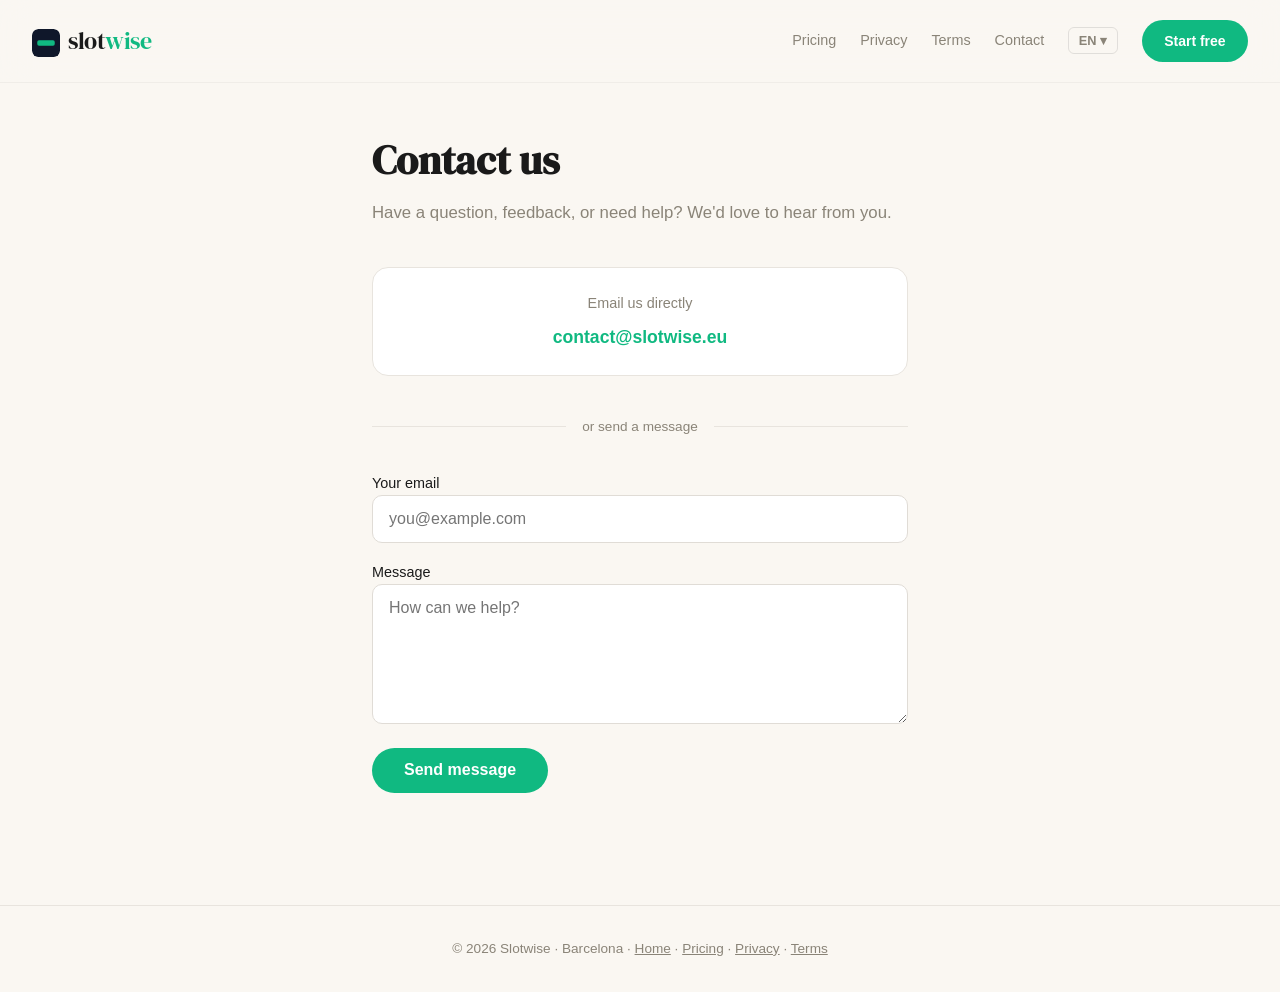
<file: contact.html>
<!DOCTYPE html>
<html lang="en" data-i18n-title="page.title.contact">
<head>
<meta charset="UTF-8">
<meta name="viewport" content="width=device-width, initial-scale=1.0">
<title>Contact — Slotwise</title>
<meta data-i18n-content="meta.description.contact" name="description" content="Get in touch with the Slotwise team.">
<link rel="preconnect" href="https://fonts.googleapis.com">
<link rel="preconnect" href="https://fonts.gstatic.com" crossorigin>
<link href="https://fonts.googleapis.com/css2?family=DM+Serif+Display&family=General+Sans:wght@400;500;600&display=swap" rel="stylesheet">
<link rel="stylesheet" href="/css/shared.css">
<link rel="stylesheet" href="/css/contact.css">
<link rel="alternate" hreflang="en" href="https://slotwise.eu/contact.html">
<link rel="alternate" hreflang="fr" href="https://slotwise.eu/contact.html?lang=fr">
<link rel="alternate" hreflang="es" href="https://slotwise.eu/contact.html?lang=es">
<link rel="alternate" hreflang="x-default" href="https://slotwise.eu/contact.html">
</head>
<body>

<div class="nav-overlay" id="navOverlay"></div>
<nav>
  <a href="/" class="logo"><svg class="logo-icon" xmlns="http://www.w3.org/2000/svg" viewBox="0 0 80 80" width="28" height="28" role="img" aria-label="Slotwise"><rect width="80" height="80" rx="18" fill="#0F172A"/><rect x="15" y="32" width="50" height="16" rx="5" fill="#10B981"/></svg>slot<span>wise</span></a>
  <button class="nav-toggle" id="navToggle" aria-label="Menu"><span></span><span></span><span></span></button>
  <div class="nav-links" id="navLinks">
    <a href="/pricing.html" class="nav-link" data-i18n="nav.pricing">Pricing</a>
    <a href="/privacy.html" class="nav-link" data-i18n="nav.privacy">Privacy</a>
    <a href="/terms.html" class="nav-link" data-i18n="nav.terms">Terms</a>
    <a href="/contact.html" class="nav-link" data-i18n="nav.contact">Contact</a>
    <div class="lang-picker" id="langPicker">
      <button class="lang-current" aria-label="Change language">EN ▾</button>
      <div class="lang-dropdown">
        <a href="?lang=en" class="lang-option" data-lang="en">English</a>
        <a href="?lang=fr" class="lang-option" data-lang="fr">Français</a>
        <a href="?lang=es" class="lang-option" data-lang="es">Español</a>
      </div>
    </div>
    <a href="/" class="nav-cta" data-i18n="nav.cta">Start free</a>
  </div>
</nav>

<div class="contact-container">

<h1 data-i18n="contact.title">Contact us</h1>
<p class="subtitle" data-i18n="contact.subtitle">Have a question, feedback, or need help? We'd love to hear from you.</p>

<div class="contact-email">
  <p data-i18n="contact.email_label">Email us directly</p>
  <a href="mailto:contact@slotwise.eu">contact@slotwise.eu</a>
</div>

<div class="divider" data-i18n="contact.divider">or send a message</div>

<form class="contact-form" id="contactForm" action="https://formspree.io/f/mpqoezrb" method="POST">
  <div>
    <label for="contact-email" data-i18n="contact.form.email_label">Your email</label>
    <input type="email" id="contact-email" name="email" placeholder="you@example.com" data-i18n-placeholder="contact.form.email_placeholder" required autocomplete="email">
  </div>
  <div>
    <label for="contact-message" data-i18n="contact.form.message_label">Message</label>
    <textarea id="contact-message" name="message" placeholder="How can we help?" data-i18n-placeholder="contact.form.message_placeholder" required></textarea>
  </div>
  <button type="submit" data-i18n="contact.form.submit">Send message</button>
</form>
<div class="success-msg" id="contactSuccess" data-i18n="contact.form.success">Message sent! We'll get back to you soon.</div>

</div>

<footer>
  <span data-i18n="footer.text">&copy; 2026 Slotwise · Barcelona</span> · <a href="/">Home</a> · <a href="/pricing.html" data-i18n="nav.pricing">Pricing</a> · <a href="/privacy.html" data-i18n="nav.privacy">Privacy</a> · <a href="/terms.html" data-i18n="nav.terms">Terms</a>
</footer>

<script src="/js/shared.js"></script>
<script src="/js/contact.js"></script>

</body>
</html>
</file>
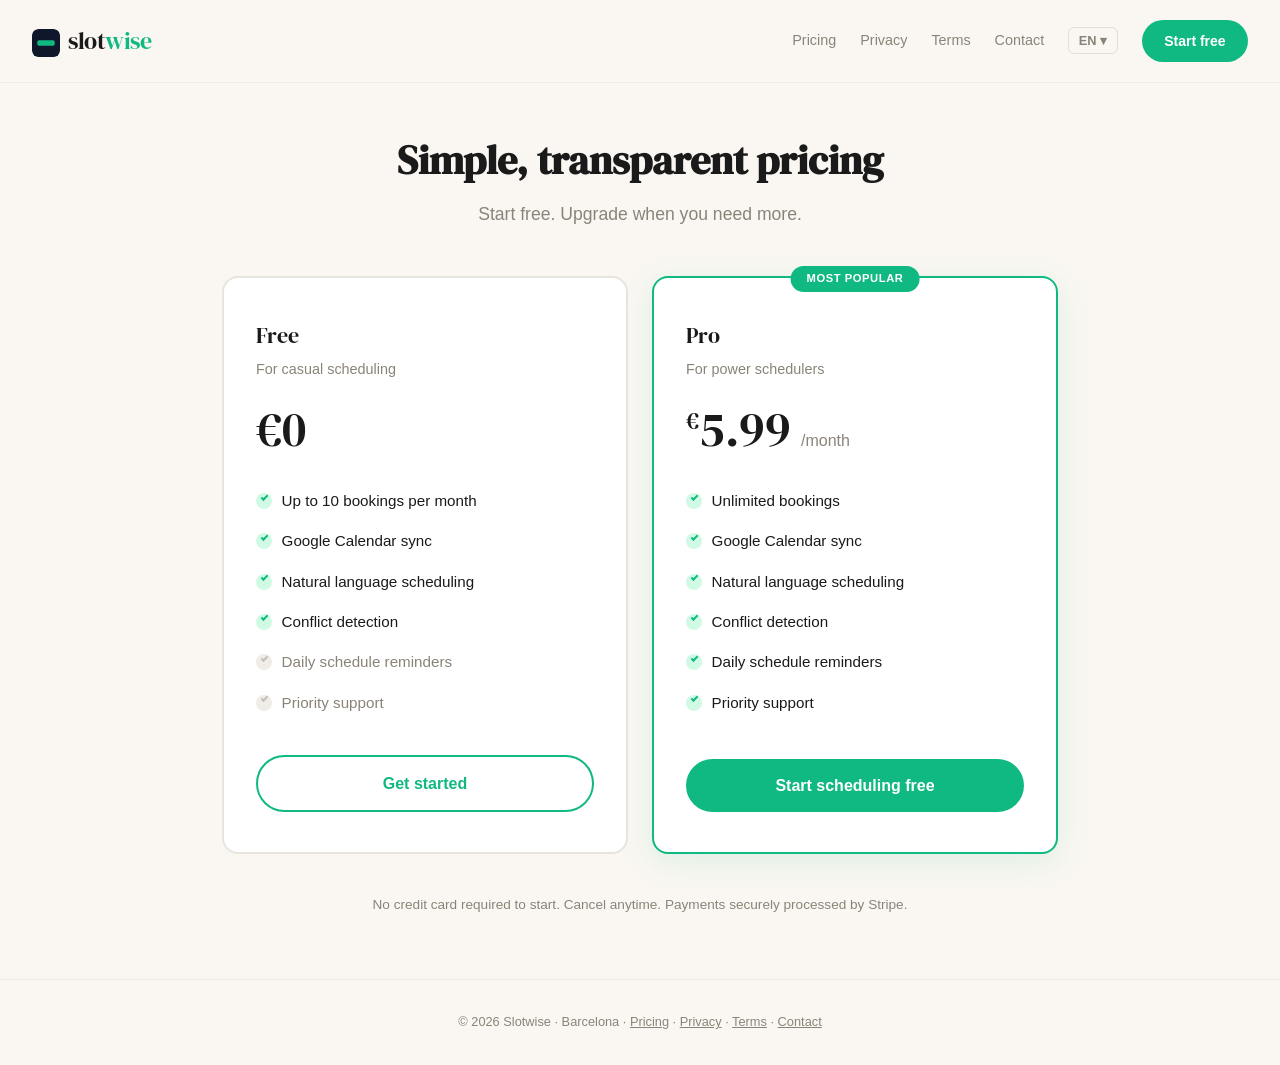
<file: pricing.html>
<!DOCTYPE html>
<html lang="en" data-i18n-title="page.title.pricing">
<head>
<meta charset="UTF-8">
<meta name="viewport" content="width=device-width, initial-scale=1.0">
<title>Pricing — Slotwise</title>
<meta data-i18n-content="meta.description.pricing" name="description" content="Slotwise pricing. Free for up to 10 bookings per month. Upgrade to Pro for unlimited bookings and daily reminders.">
<link rel="preconnect" href="https://fonts.googleapis.com">
<link rel="preconnect" href="https://fonts.gstatic.com" crossorigin>
<link href="https://fonts.googleapis.com/css2?family=DM+Serif+Display&family=General+Sans:wght@400;500;600&display=swap" rel="stylesheet">
<link rel="stylesheet" href="/css/shared.css">
<link rel="stylesheet" href="/css/pricing.css">
<link rel="alternate" hreflang="en" href="https://slotwise.eu/pricing.html">
<link rel="alternate" hreflang="fr" href="https://slotwise.eu/pricing.html?lang=fr">
<link rel="alternate" hreflang="es" href="https://slotwise.eu/pricing.html?lang=es">
<link rel="alternate" hreflang="x-default" href="https://slotwise.eu/pricing.html">
</head>
<body>

<div class="nav-overlay" id="navOverlay"></div>
<nav>
  <a href="/" class="logo"><svg class="logo-icon" xmlns="http://www.w3.org/2000/svg" viewBox="0 0 80 80" width="28" height="28" role="img" aria-label="Slotwise"><rect width="80" height="80" rx="18" fill="#0F172A"/><rect x="15" y="32" width="50" height="16" rx="5" fill="#10B981"/></svg>slot<span>wise</span></a>
  <button class="nav-toggle" id="navToggle" aria-label="Menu"><span></span><span></span><span></span></button>
  <div class="nav-links" id="navLinks">
    <a href="/pricing.html" class="nav-link" data-i18n="nav.pricing">Pricing</a>
    <a href="/privacy.html" class="nav-link" data-i18n="nav.privacy">Privacy</a>
    <a href="/terms.html" class="nav-link" data-i18n="nav.terms">Terms</a>
    <a href="/contact.html" class="nav-link" data-i18n="nav.contact">Contact</a>
    <div class="lang-picker" id="langPicker">
      <button class="lang-current" aria-label="Change language">EN ▾</button>
      <div class="lang-dropdown">
        <a href="?lang=en" class="lang-option" data-lang="en">English</a>
        <a href="?lang=fr" class="lang-option" data-lang="fr">Français</a>
        <a href="?lang=es" class="lang-option" data-lang="es">Español</a>
      </div>
    </div>
    <a href="#" class="nav-cta" data-i18n="nav.cta" onclick="window.open(getWhatsAppLink(),'_blank');return false">Start free</a>
  </div>
</nav>

<div class="pricing-container">
  <h1 data-i18n="pricing.title">Simple, transparent pricing</h1>
  <p class="pricing-subtitle" data-i18n="pricing.subtitle">Start free. Upgrade when you need more.</p>

  <div class="pricing-grid">
    <div class="plan">
      <div class="plan-name" data-i18n="pricing.free.name">Free</div>
      <p class="plan-desc" data-i18n="pricing.free.desc">For casual scheduling</p>
      <div class="plan-price">&euro;0</div>
      <ul class="plan-features">
        <li data-i18n="pricing.free.f1">Up to 10 bookings per month</li>
        <li data-i18n="pricing.free.f2">Google Calendar sync</li>
        <li data-i18n="pricing.free.f3">Natural language scheduling</li>
        <li data-i18n="pricing.free.f4">Conflict detection</li>
        <li class="disabled" data-i18n="pricing.free.f5">Daily schedule reminders</li>
        <li class="disabled" data-i18n="pricing.free.f6">Priority support</li>
      </ul>
      <a href="#" class="plan-cta secondary" data-i18n="pricing.free.cta" onclick="window.open(getWhatsAppLink(),'_blank');return false">Get started</a>
    </div>

    <div class="plan featured">
      <div class="plan-badge" data-i18n="pricing.pro.badge">Most popular</div>
      <div class="plan-name" data-i18n="pricing.pro.name">Pro</div>
      <p class="plan-desc" data-i18n="pricing.pro.desc">For power schedulers</p>
      <div class="plan-price"><span class="currency">&euro;</span>5.99 <span class="period" data-i18n="pricing.pro.period">/month</span></div>
      <ul class="plan-features">
        <li data-i18n="pricing.pro.f1">Unlimited bookings</li>
        <li data-i18n="pricing.pro.f2">Google Calendar sync</li>
        <li data-i18n="pricing.pro.f3">Natural language scheduling</li>
        <li data-i18n="pricing.pro.f4">Conflict detection</li>
        <li data-i18n="pricing.pro.f5">Daily schedule reminders</li>
        <li data-i18n="pricing.pro.f6">Priority support</li>
      </ul>
      <a href="#" class="plan-cta primary" data-i18n="pricing.pro.cta" onclick="window.open(getWhatsAppLink(),'_blank');return false">Start scheduling free</a>
    </div>
  </div>

  <p class="pricing-note" data-i18n="pricing.note">No credit card required to start. Cancel anytime. Payments securely processed by Stripe.</p>
</div>

<footer>
  <span data-i18n="footer.text">&copy; 2026 Slotwise · Barcelona</span> · <a href="/pricing.html" style="color: #8A8478;" data-i18n="nav.pricing">Pricing</a> · <a href="/privacy.html" style="color: #8A8478;" data-i18n="nav.privacy">Privacy</a> · <a href="/terms.html" style="color: #8A8478;" data-i18n="nav.terms">Terms</a> · <a href="/contact.html" style="color: #8A8478;" data-i18n="nav.contact">Contact</a>
</footer>

<script src="/js/shared.js"></script>

</body>
</html>
</file>
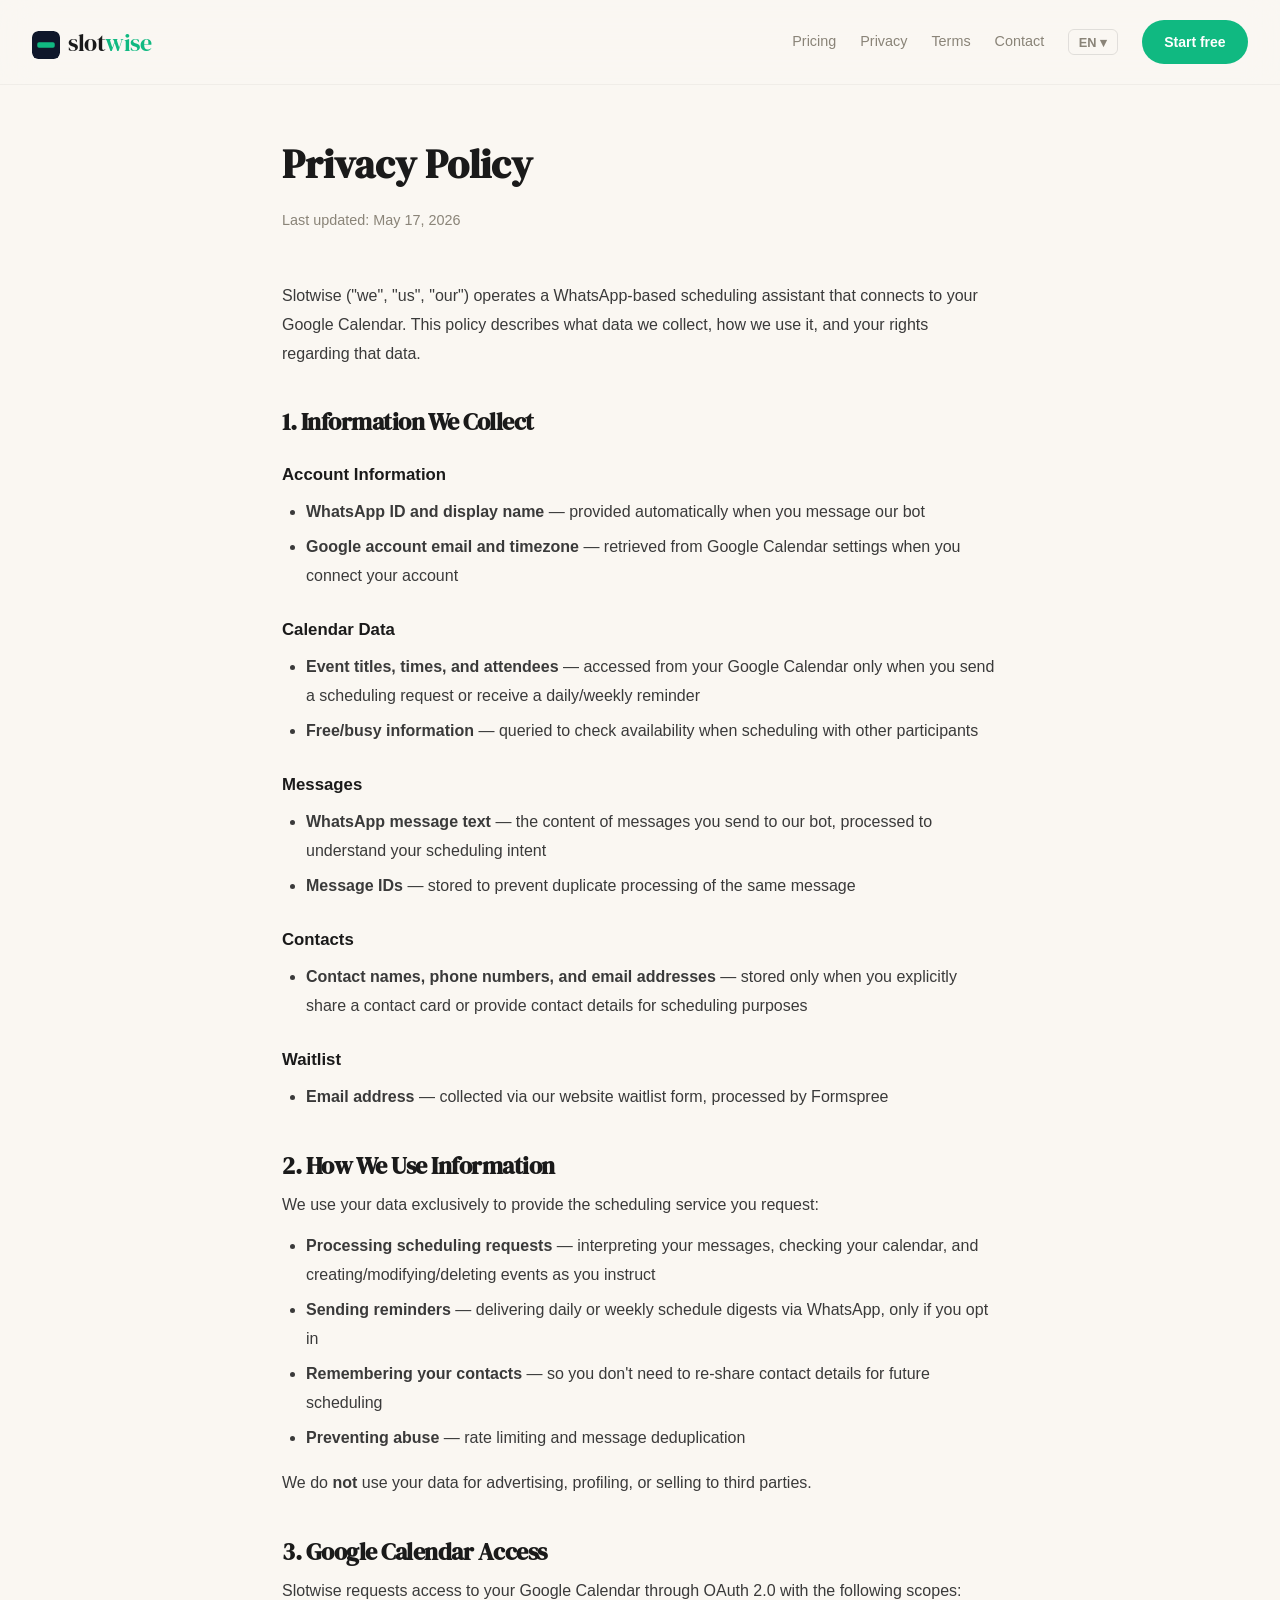
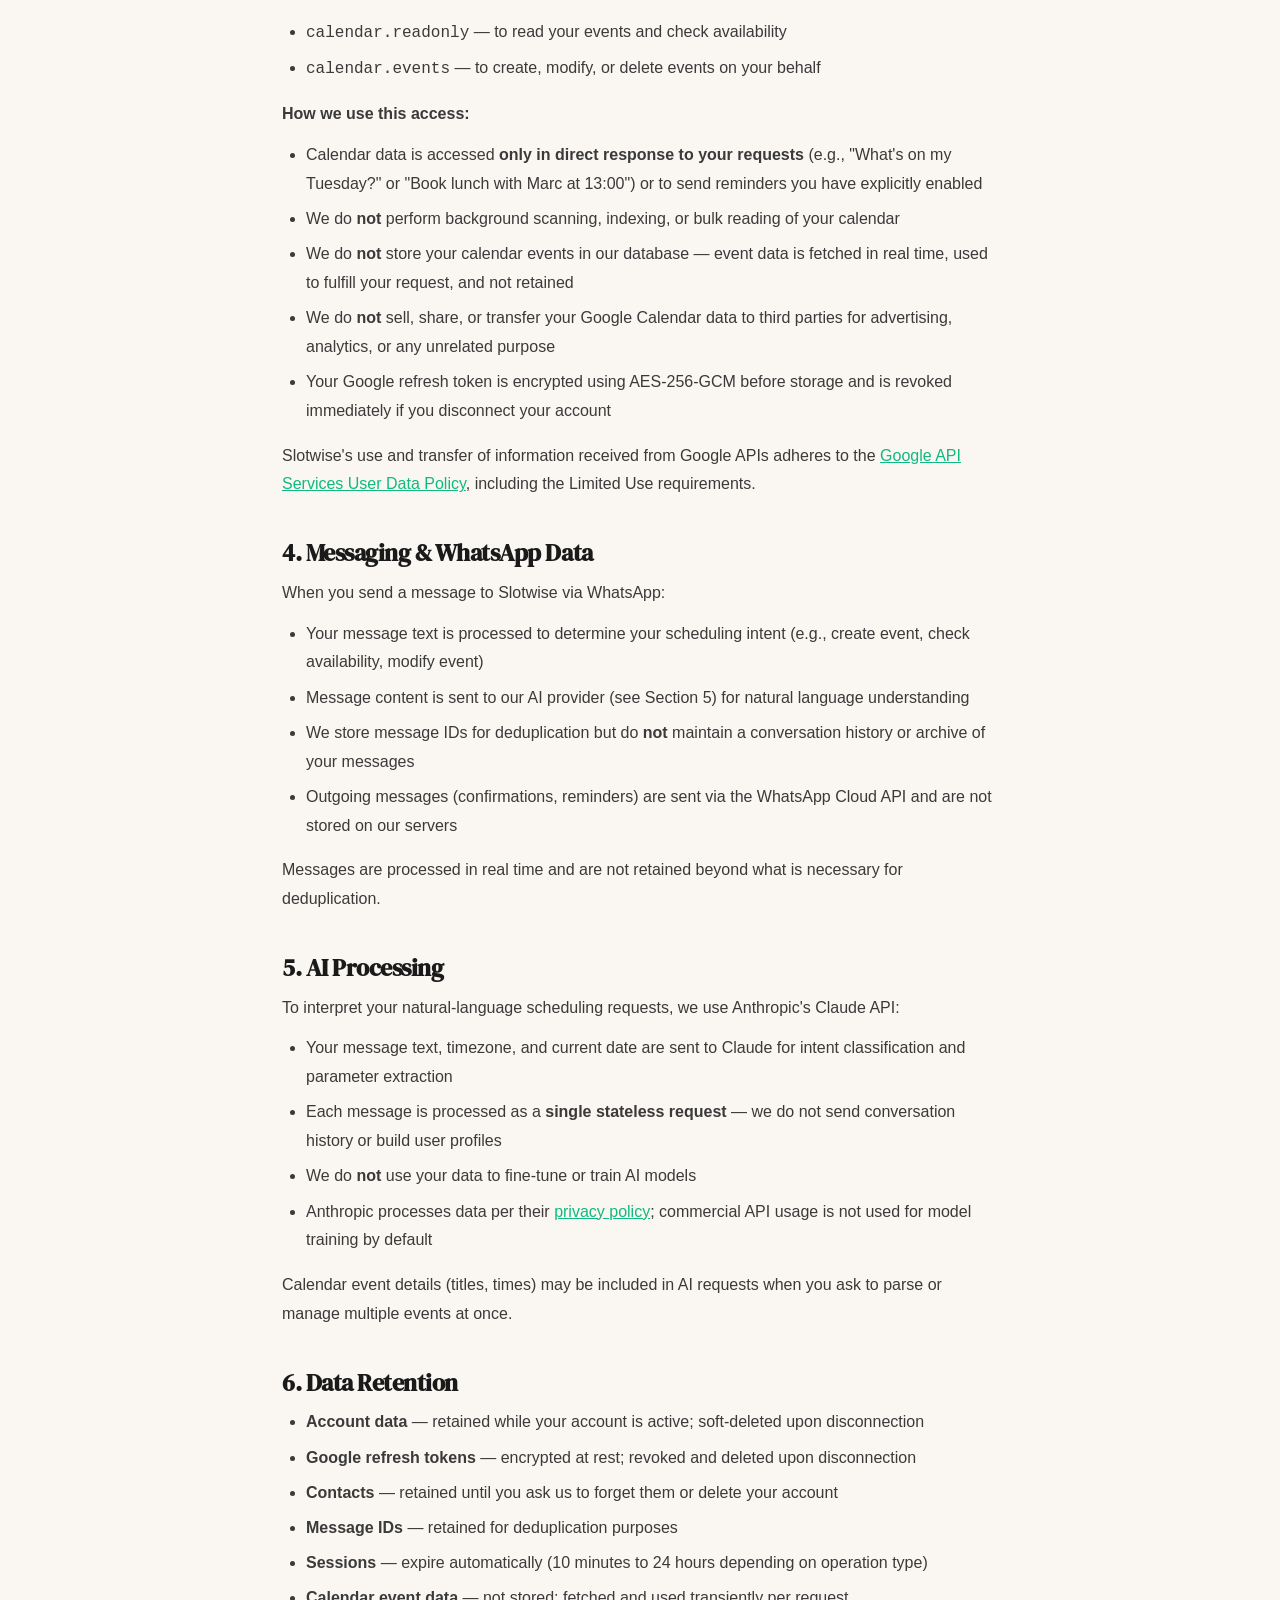
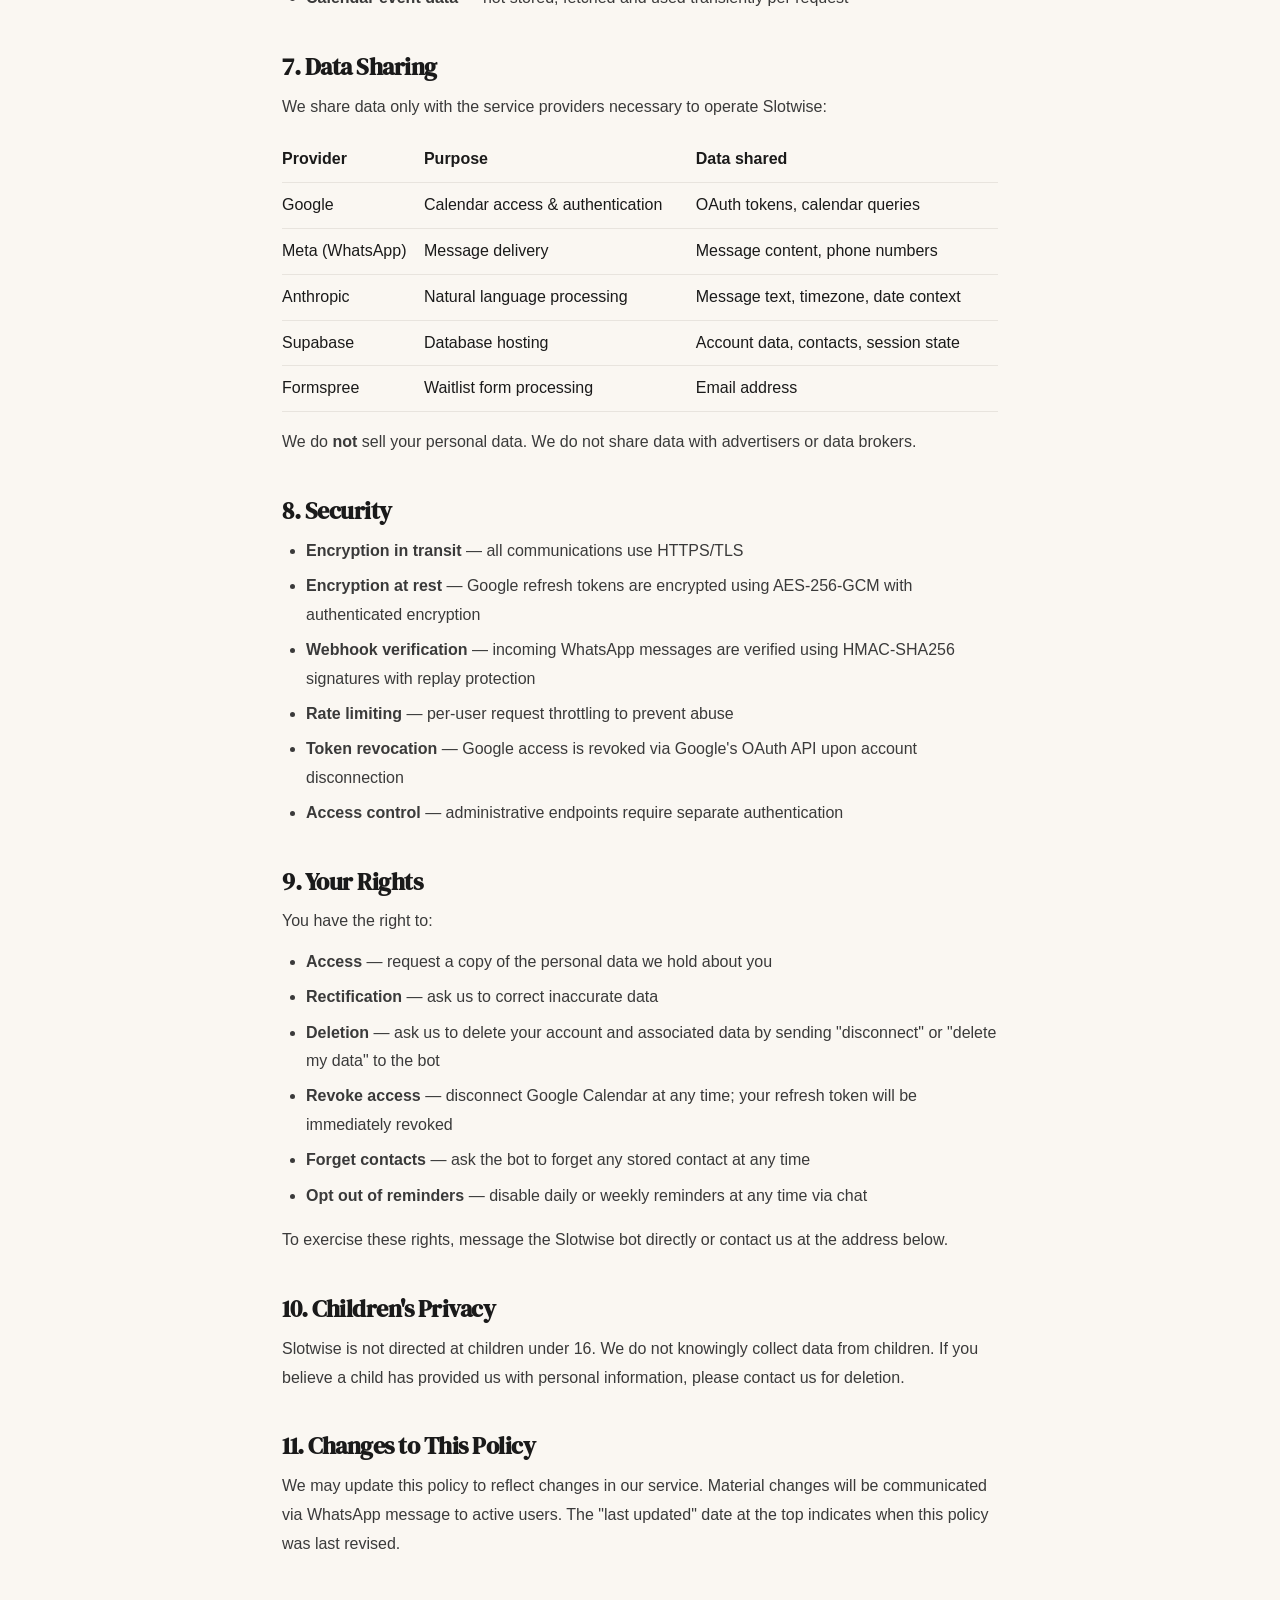
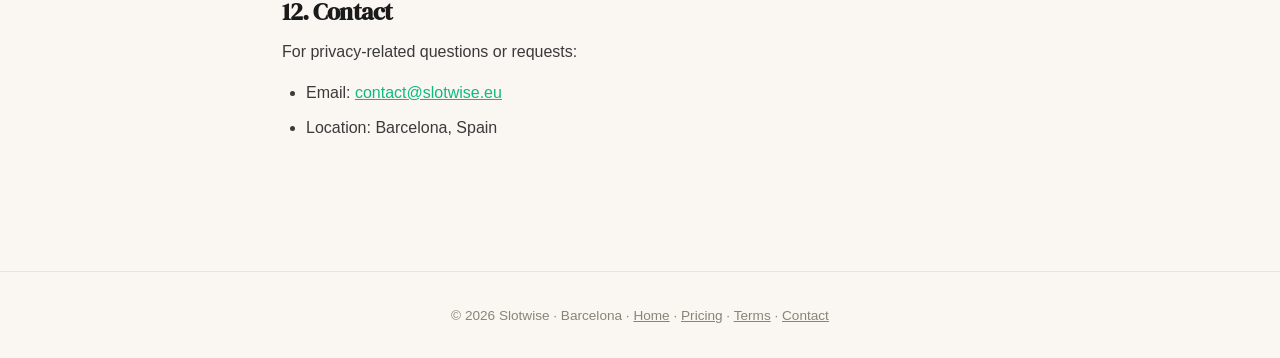
<file: privacy.html>
<!DOCTYPE html>
<html lang="en" data-i18n-title="page.title.privacy">
<head>
<meta charset="UTF-8">
<meta name="viewport" content="width=device-width, initial-scale=1.0">
<title>Privacy Policy — Slotwise</title>
<meta data-i18n-content="meta.description.privacy" name="description" content="Slotwise Privacy Policy. How we handle your data when you use our WhatsApp scheduling assistant.">
<link rel="preconnect" href="https://fonts.googleapis.com">
<link rel="preconnect" href="https://fonts.gstatic.com" crossorigin>
<link href="https://fonts.googleapis.com/css2?family=DM+Serif+Display&family=General+Sans:wght@400;500;600&display=swap" rel="stylesheet">
<link rel="stylesheet" href="/css/shared.css">
<link rel="stylesheet" href="/css/legal.css">
<link rel="alternate" hreflang="en" href="https://slotwise.eu/privacy.html">
<link rel="alternate" hreflang="fr" href="https://slotwise.eu/fr/privacy.html">
<link rel="alternate" hreflang="es" href="https://slotwise.eu/es/privacy.html">
<link rel="alternate" hreflang="x-default" href="https://slotwise.eu/privacy.html">
</head>
<body>

<div class="nav-overlay" id="navOverlay"></div>
<nav>
  <a href="/" class="logo"><svg class="logo-icon" xmlns="http://www.w3.org/2000/svg" viewBox="0 0 80 80" width="28" height="28" role="img" aria-label="Slotwise"><rect width="80" height="80" rx="18" fill="#0F172A"/><rect x="15" y="32" width="50" height="16" rx="5" fill="#10B981"/></svg>slot<span>wise</span></a>
  <button class="nav-toggle" id="navToggle" aria-label="Menu"><span></span><span></span><span></span></button>
  <div class="nav-links" id="navLinks">
    <a href="/pricing.html" class="nav-link" data-i18n="nav.pricing">Pricing</a>
    <a href="/privacy.html" class="nav-link" data-i18n="nav.privacy">Privacy</a>
    <a href="/terms.html" class="nav-link" data-i18n="nav.terms">Terms</a>
    <a href="/contact.html" class="nav-link" data-i18n="nav.contact">Contact</a>
    <div class="lang-picker" id="langPicker">
      <button class="lang-current" aria-label="Change language">EN ▾</button>
      <div class="lang-dropdown">
        <a href="?lang=en" class="lang-option" data-lang="en">English</a>
        <a href="?lang=fr" class="lang-option" data-lang="fr">Français</a>
        <a href="?lang=es" class="lang-option" data-lang="es">Español</a>
      </div>
    </div>
    <a href="/" class="nav-cta" data-i18n="nav.cta">Start free</a>
  </div>
</nav>

<div class="policy-container">

<h1>Privacy Policy</h1>
<p class="last-updated">Last updated: May 17, 2026</p>

<p>Slotwise ("we", "us", "our") operates a WhatsApp-based scheduling assistant that connects to your Google Calendar. This policy describes what data we collect, how we use it, and your rights regarding that data.</p>

<h2>1. Information We Collect</h2>

<h3>Account Information</h3>
<ul>
  <li><strong>WhatsApp ID and display name</strong> — provided automatically when you message our bot</li>
  <li><strong>Google account email and timezone</strong> — retrieved from Google Calendar settings when you connect your account</li>
</ul>

<h3>Calendar Data</h3>
<ul>
  <li><strong>Event titles, times, and attendees</strong> — accessed from your Google Calendar only when you send a scheduling request or receive a daily/weekly reminder</li>
  <li><strong>Free/busy information</strong> — queried to check availability when scheduling with other participants</li>
</ul>

<h3>Messages</h3>
<ul>
  <li><strong>WhatsApp message text</strong> — the content of messages you send to our bot, processed to understand your scheduling intent</li>
  <li><strong>Message IDs</strong> — stored to prevent duplicate processing of the same message</li>
</ul>

<h3>Contacts</h3>
<ul>
  <li><strong>Contact names, phone numbers, and email addresses</strong> — stored only when you explicitly share a contact card or provide contact details for scheduling purposes</li>
</ul>

<h3>Waitlist</h3>
<ul>
  <li><strong>Email address</strong> — collected via our website waitlist form, processed by Formspree</li>
</ul>

<h2>2. How We Use Information</h2>

<p>We use your data exclusively to provide the scheduling service you request:</p>
<ul>
  <li><strong>Processing scheduling requests</strong> — interpreting your messages, checking your calendar, and creating/modifying/deleting events as you instruct</li>
  <li><strong>Sending reminders</strong> — delivering daily or weekly schedule digests via WhatsApp, only if you opt in</li>
  <li><strong>Remembering your contacts</strong> — so you don't need to re-share contact details for future scheduling</li>
  <li><strong>Preventing abuse</strong> — rate limiting and message deduplication</li>
</ul>

<p>We do <strong>not</strong> use your data for advertising, profiling, or selling to third parties.</p>

<h2>3. Google Calendar Access</h2>

<p>Slotwise requests access to your Google Calendar through OAuth 2.0 with the following scopes:</p>
<ul>
  <li><code>calendar.readonly</code> — to read your events and check availability</li>
  <li><code>calendar.events</code> — to create, modify, or delete events on your behalf</li>
</ul>

<p><strong>How we use this access:</strong></p>
<ul>
  <li>Calendar data is accessed <strong>only in direct response to your requests</strong> (e.g., "What's on my Tuesday?" or "Book lunch with Marc at 13:00") or to send reminders you have explicitly enabled</li>
  <li>We do <strong>not</strong> perform background scanning, indexing, or bulk reading of your calendar</li>
  <li>We do <strong>not</strong> store your calendar events in our database — event data is fetched in real time, used to fulfill your request, and not retained</li>
  <li>We do <strong>not</strong> sell, share, or transfer your Google Calendar data to third parties for advertising, analytics, or any unrelated purpose</li>
  <li>Your Google refresh token is encrypted using AES-256-GCM before storage and is revoked immediately if you disconnect your account</li>
</ul>

<p>Slotwise's use and transfer of information received from Google APIs adheres to the <a href="https://developers.google.com/terms/api-services-user-data-policy" target="_blank" rel="noopener">Google API Services User Data Policy</a>, including the Limited Use requirements.</p>

<h2>4. Messaging &amp; WhatsApp Data</h2>

<p>When you send a message to Slotwise via WhatsApp:</p>
<ul>
  <li>Your message text is processed to determine your scheduling intent (e.g., create event, check availability, modify event)</li>
  <li>Message content is sent to our AI provider (see Section 5) for natural language understanding</li>
  <li>We store message IDs for deduplication but do <strong>not</strong> maintain a conversation history or archive of your messages</li>
  <li>Outgoing messages (confirmations, reminders) are sent via the WhatsApp Cloud API and are not stored on our servers</li>
</ul>

<p>Messages are processed in real time and are not retained beyond what is necessary for deduplication.</p>

<h2>5. AI Processing</h2>

<p>To interpret your natural-language scheduling requests, we use Anthropic's Claude API:</p>
<ul>
  <li>Your message text, timezone, and current date are sent to Claude for intent classification and parameter extraction</li>
  <li>Each message is processed as a <strong>single stateless request</strong> — we do not send conversation history or build user profiles</li>
  <li>We do <strong>not</strong> use your data to fine-tune or train AI models</li>
  <li>Anthropic processes data per their <a href="https://www.anthropic.com/privacy" target="_blank" rel="noopener">privacy policy</a>; commercial API usage is not used for model training by default</li>
</ul>

<p>Calendar event details (titles, times) may be included in AI requests when you ask to parse or manage multiple events at once.</p>

<h2>6. Data Retention</h2>

<ul>
  <li><strong>Account data</strong> — retained while your account is active; soft-deleted upon disconnection</li>
  <li><strong>Google refresh tokens</strong> — encrypted at rest; revoked and deleted upon disconnection</li>
  <li><strong>Contacts</strong> — retained until you ask us to forget them or delete your account</li>
  <li><strong>Message IDs</strong> — retained for deduplication purposes</li>
  <li><strong>Sessions</strong> — expire automatically (10 minutes to 24 hours depending on operation type)</li>
  <li><strong>Calendar event data</strong> — not stored; fetched and used transiently per request</li>
</ul>

<h2>7. Data Sharing</h2>

<p>We share data only with the service providers necessary to operate Slotwise:</p>

<table style="width:100%; border-collapse: collapse; margin: 1rem 0;">
  <tr style="border-bottom: 1px solid #e8e4de; text-align: left;">
    <th style="padding: 0.5rem 0;">Provider</th>
    <th style="padding: 0.5rem 0;">Purpose</th>
    <th style="padding: 0.5rem 0;">Data shared</th>
  </tr>
  <tr style="border-bottom: 1px solid #e8e4de;">
    <td style="padding: 0.5rem 0;">Google</td>
    <td style="padding: 0.5rem 0;">Calendar access &amp; authentication</td>
    <td style="padding: 0.5rem 0;">OAuth tokens, calendar queries</td>
  </tr>
  <tr style="border-bottom: 1px solid #e8e4de;">
    <td style="padding: 0.5rem 0;">Meta (WhatsApp)</td>
    <td style="padding: 0.5rem 0;">Message delivery</td>
    <td style="padding: 0.5rem 0;">Message content, phone numbers</td>
  </tr>
  <tr style="border-bottom: 1px solid #e8e4de;">
    <td style="padding: 0.5rem 0;">Anthropic</td>
    <td style="padding: 0.5rem 0;">Natural language processing</td>
    <td style="padding: 0.5rem 0;">Message text, timezone, date context</td>
  </tr>
  <tr style="border-bottom: 1px solid #e8e4de;">
    <td style="padding: 0.5rem 0;">Supabase</td>
    <td style="padding: 0.5rem 0;">Database hosting</td>
    <td style="padding: 0.5rem 0;">Account data, contacts, session state</td>
  </tr>
  <tr style="border-bottom: 1px solid #e8e4de;">
    <td style="padding: 0.5rem 0;">Formspree</td>
    <td style="padding: 0.5rem 0;">Waitlist form processing</td>
    <td style="padding: 0.5rem 0;">Email address</td>
  </tr>
</table>

<p>We do <strong>not</strong> sell your personal data. We do not share data with advertisers or data brokers.</p>

<h2>8. Security</h2>

<ul>
  <li><strong>Encryption in transit</strong> — all communications use HTTPS/TLS</li>
  <li><strong>Encryption at rest</strong> — Google refresh tokens are encrypted using AES-256-GCM with authenticated encryption</li>
  <li><strong>Webhook verification</strong> — incoming WhatsApp messages are verified using HMAC-SHA256 signatures with replay protection</li>
  <li><strong>Rate limiting</strong> — per-user request throttling to prevent abuse</li>
  <li><strong>Token revocation</strong> — Google access is revoked via Google's OAuth API upon account disconnection</li>
  <li><strong>Access control</strong> — administrative endpoints require separate authentication</li>
</ul>

<h2>9. Your Rights</h2>

<p>You have the right to:</p>
<ul>
  <li><strong>Access</strong> — request a copy of the personal data we hold about you</li>
  <li><strong>Rectification</strong> — ask us to correct inaccurate data</li>
  <li><strong>Deletion</strong> — ask us to delete your account and associated data by sending "disconnect" or "delete my data" to the bot</li>
  <li><strong>Revoke access</strong> — disconnect Google Calendar at any time; your refresh token will be immediately revoked</li>
  <li><strong>Forget contacts</strong> — ask the bot to forget any stored contact at any time</li>
  <li><strong>Opt out of reminders</strong> — disable daily or weekly reminders at any time via chat</li>
</ul>

<p>To exercise these rights, message the Slotwise bot directly or contact us at the address below.</p>

<h2>10. Children's Privacy</h2>

<p>Slotwise is not directed at children under 16. We do not knowingly collect data from children. If you believe a child has provided us with personal information, please contact us for deletion.</p>

<h2>11. Changes to This Policy</h2>

<p>We may update this policy to reflect changes in our service. Material changes will be communicated via WhatsApp message to active users. The "last updated" date at the top indicates when this policy was last revised.</p>

<h2>12. Contact</h2>

<p>For privacy-related questions or requests:</p>
<ul>
  <li>Email: <a href="mailto:contact@slotwise.eu">contact@slotwise.eu</a></li>
  <li>Location: Barcelona, Spain</li>
</ul>

</div>

<footer>
  <span data-i18n="footer.text">&copy; 2026 Slotwise · Barcelona</span> · <a href="/" style="color: var(--muted);">Home</a> · <a href="/pricing.html" style="color: var(--muted);" data-i18n="nav.pricing">Pricing</a> · <a href="/terms.html" style="color: var(--muted);" data-i18n="nav.terms">Terms</a> · <a href="/contact.html" style="color: var(--muted);" data-i18n="nav.contact">Contact</a>
</footer>

<script src="/js/shared.js"></script>

</body>
</html>
</file>
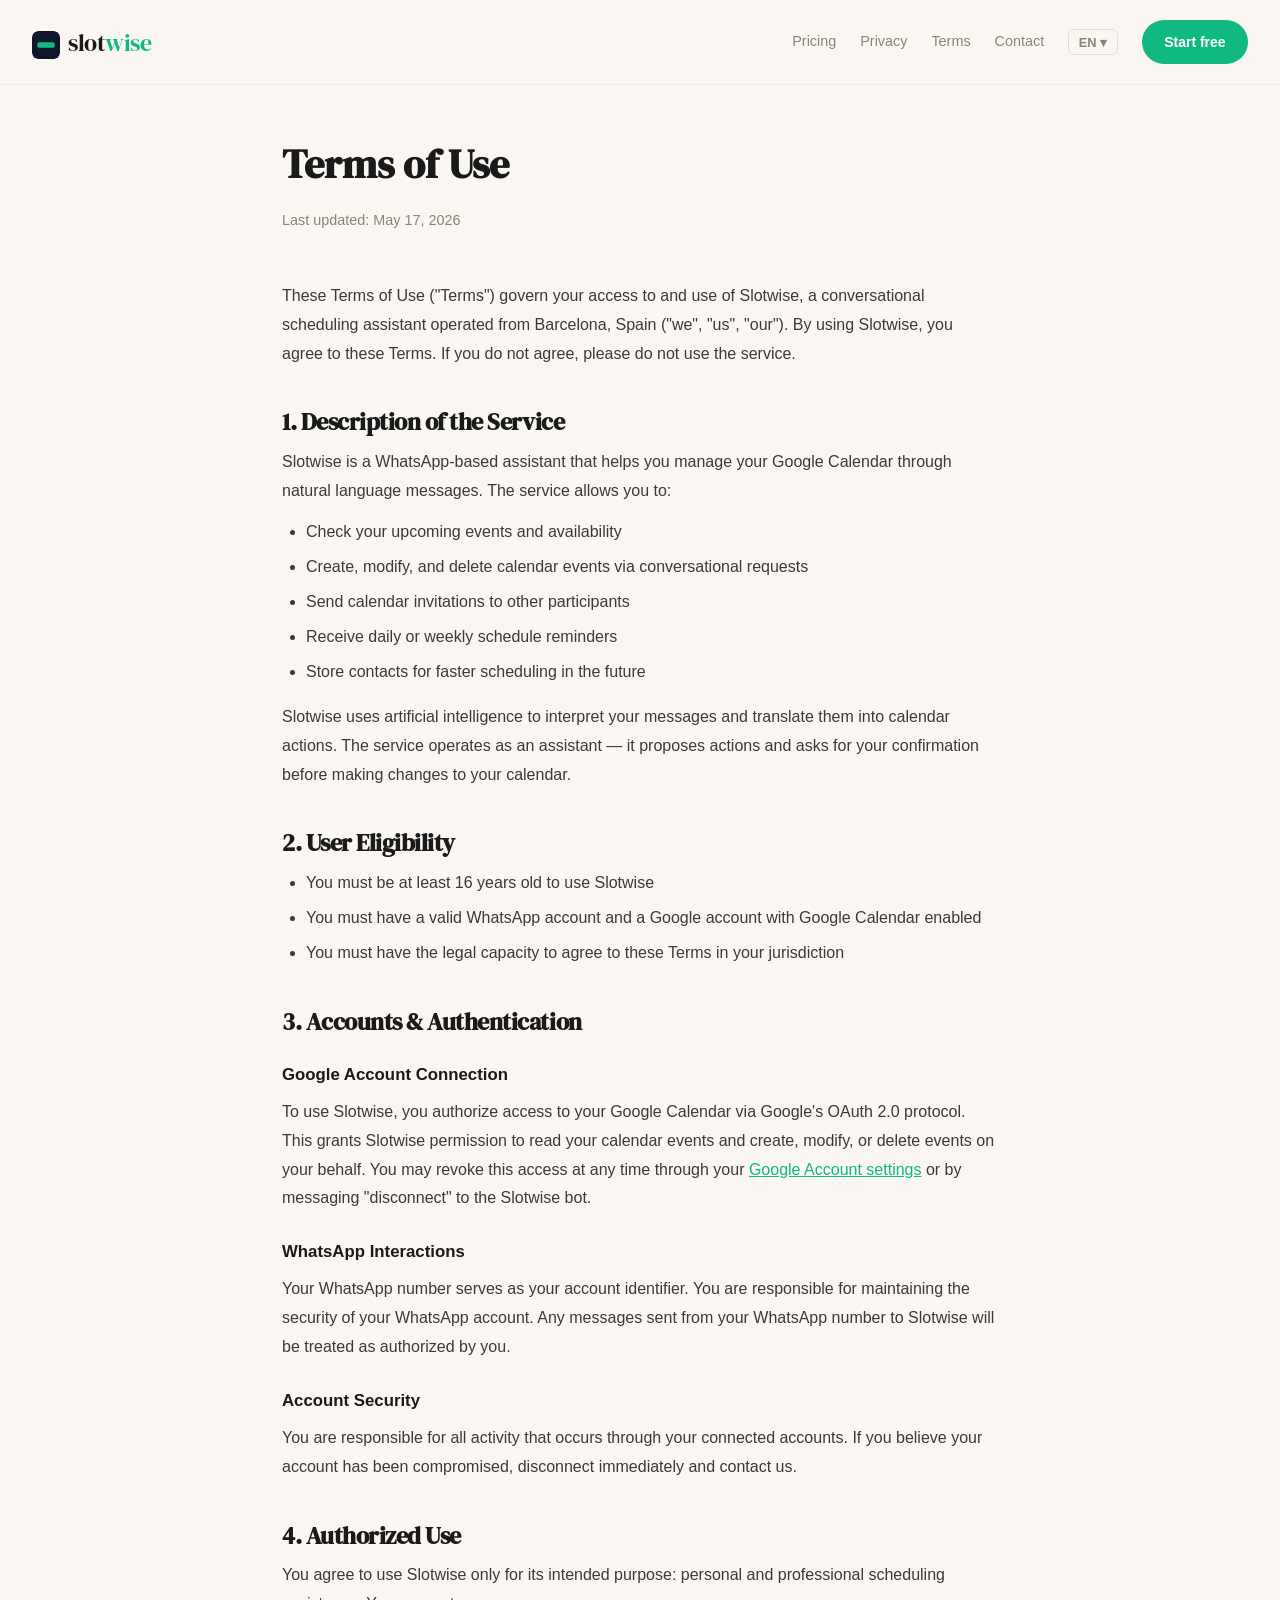
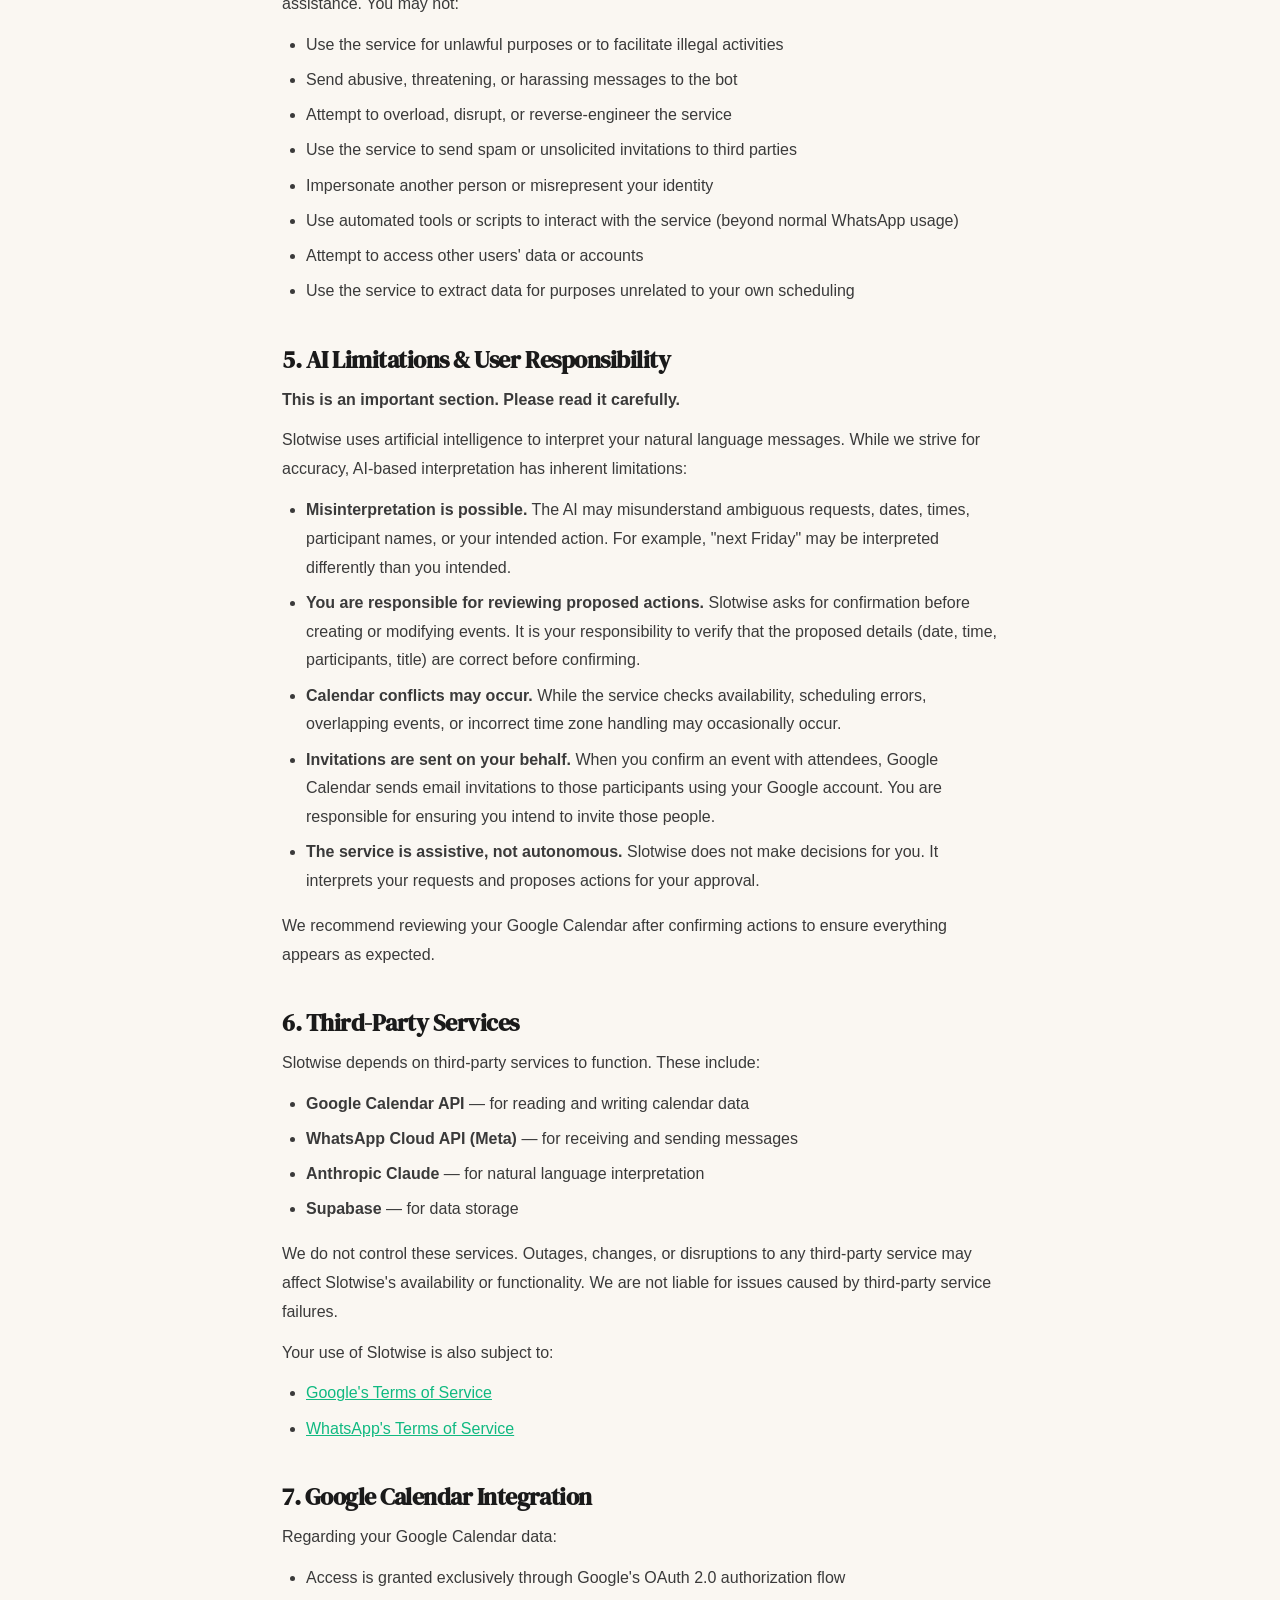
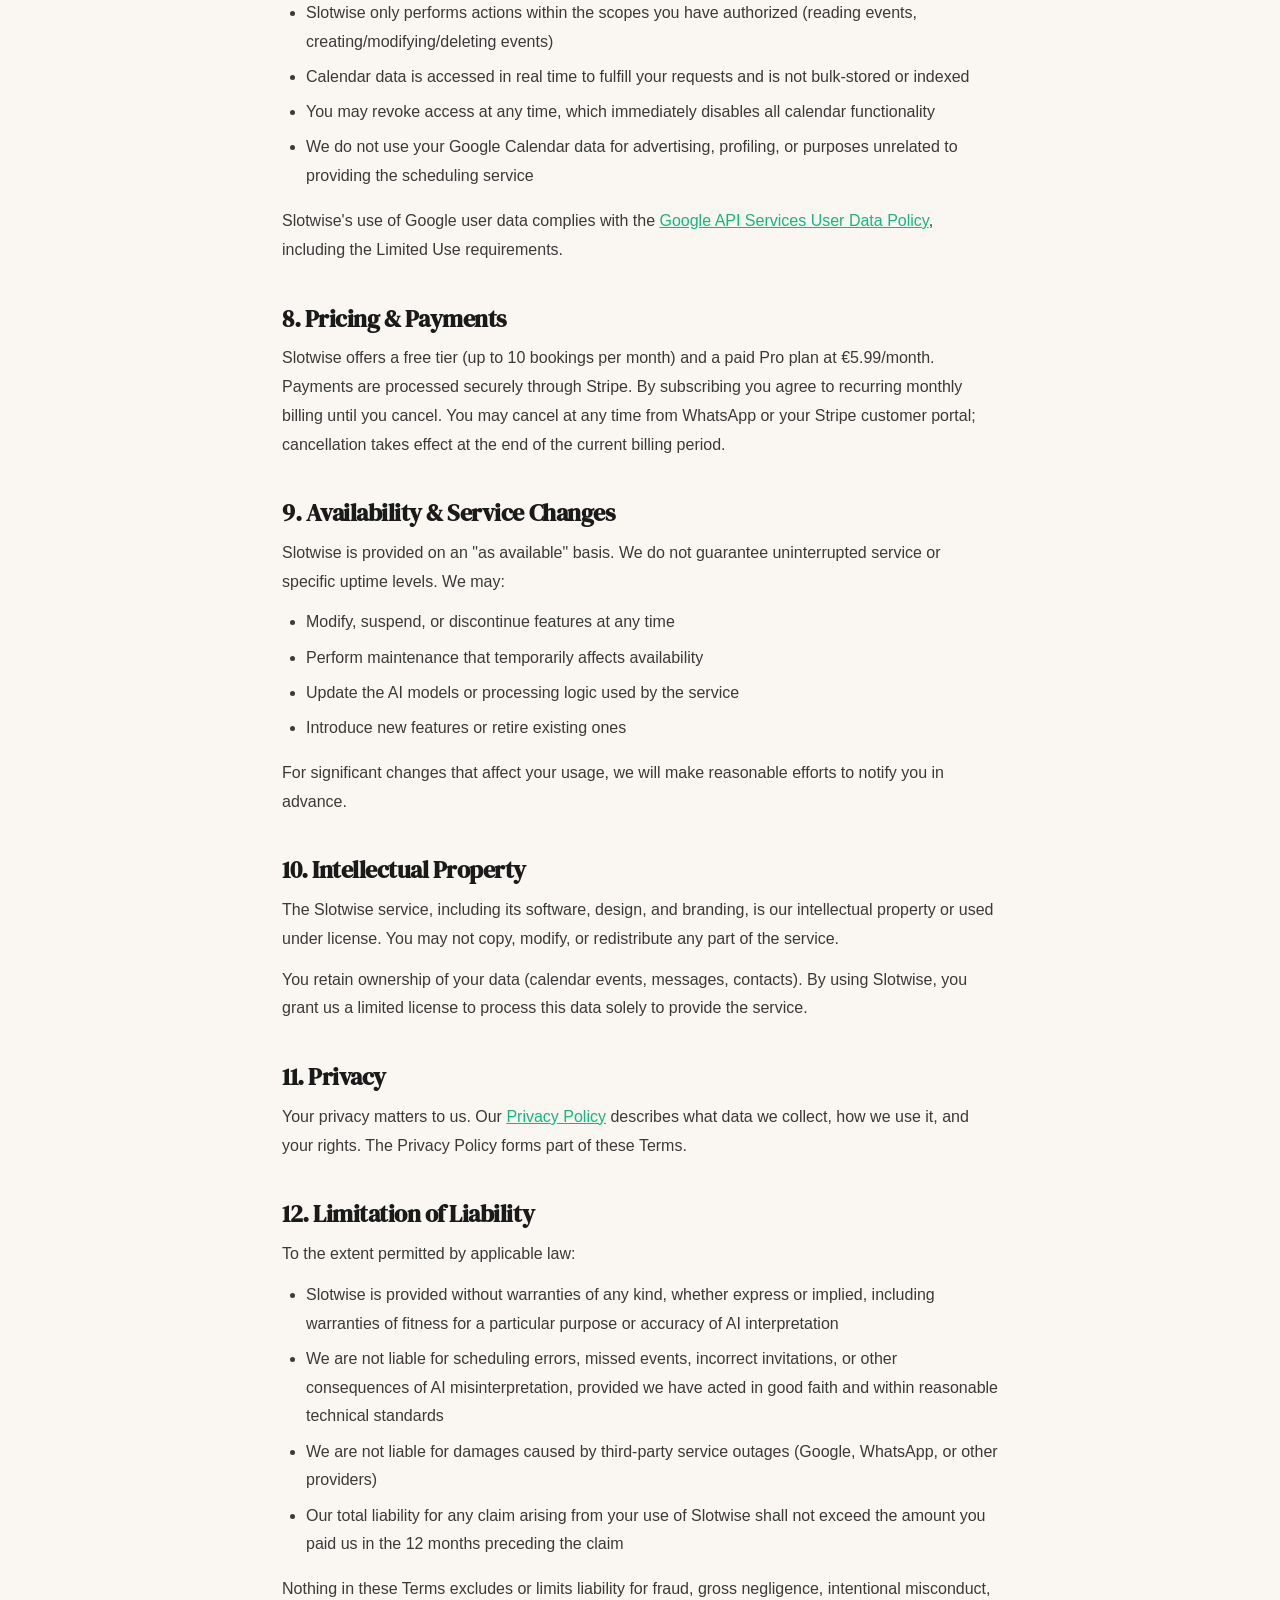
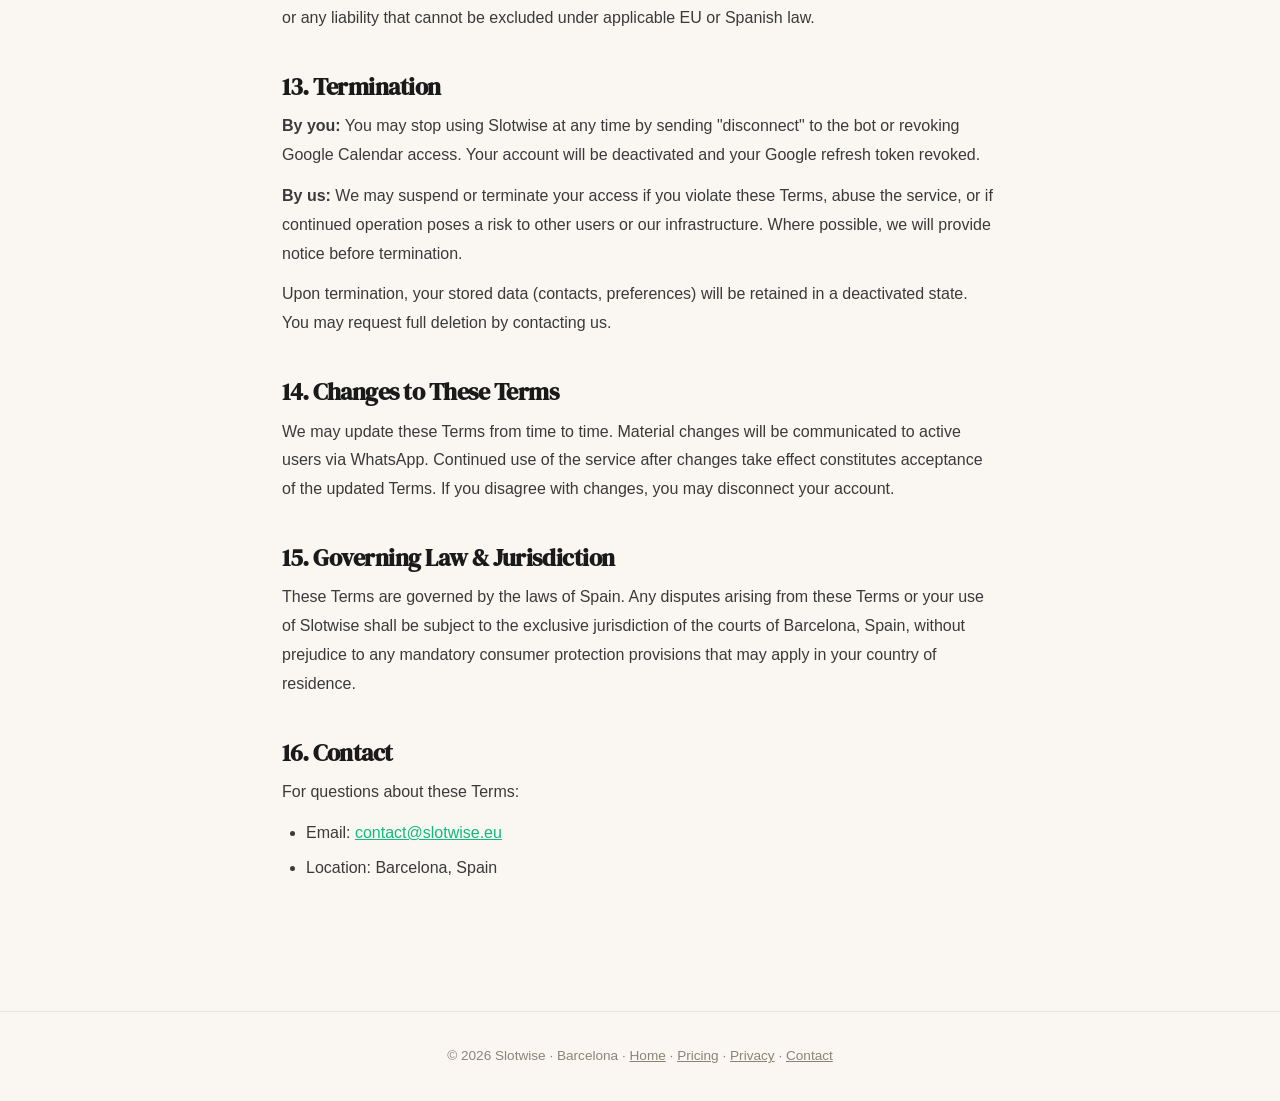
<file: terms.html>
<!DOCTYPE html>
<html lang="en" data-i18n-title="page.title.terms">
<head>
<meta charset="UTF-8">
<meta name="viewport" content="width=device-width, initial-scale=1.0">
<title>Terms of Use — Slotwise</title>
<meta data-i18n-content="meta.description.terms" name="description" content="Slotwise Terms of Use. Rules and conditions for using our WhatsApp scheduling assistant.">
<link rel="preconnect" href="https://fonts.googleapis.com">
<link rel="preconnect" href="https://fonts.gstatic.com" crossorigin>
<link href="https://fonts.googleapis.com/css2?family=DM+Serif+Display&family=General+Sans:wght@400;500;600&display=swap" rel="stylesheet">
<link rel="stylesheet" href="/css/shared.css">
<link rel="stylesheet" href="/css/legal.css">
<link rel="alternate" hreflang="en" href="https://slotwise.eu/terms.html">
<link rel="alternate" hreflang="fr" href="https://slotwise.eu/fr/terms.html">
<link rel="alternate" hreflang="es" href="https://slotwise.eu/es/terms.html">
<link rel="alternate" hreflang="x-default" href="https://slotwise.eu/terms.html">
</head>
<body>

<div class="nav-overlay" id="navOverlay"></div>
<nav>
  <a href="/" class="logo"><svg class="logo-icon" xmlns="http://www.w3.org/2000/svg" viewBox="0 0 80 80" width="28" height="28" role="img" aria-label="Slotwise"><rect width="80" height="80" rx="18" fill="#0F172A"/><rect x="15" y="32" width="50" height="16" rx="5" fill="#10B981"/></svg>slot<span>wise</span></a>
  <button class="nav-toggle" id="navToggle" aria-label="Menu"><span></span><span></span><span></span></button>
  <div class="nav-links" id="navLinks">
    <a href="/pricing.html" class="nav-link" data-i18n="nav.pricing">Pricing</a>
    <a href="/privacy.html" class="nav-link" data-i18n="nav.privacy">Privacy</a>
    <a href="/terms.html" class="nav-link" data-i18n="nav.terms">Terms</a>
    <a href="/contact.html" class="nav-link" data-i18n="nav.contact">Contact</a>
    <div class="lang-picker" id="langPicker">
      <button class="lang-current" aria-label="Change language">EN ▾</button>
      <div class="lang-dropdown">
        <a href="?lang=en" class="lang-option" data-lang="en">English</a>
        <a href="?lang=fr" class="lang-option" data-lang="fr">Français</a>
        <a href="?lang=es" class="lang-option" data-lang="es">Español</a>
      </div>
    </div>
    <a href="/" class="nav-cta" data-i18n="nav.cta">Start free</a>
  </div>
</nav>

<div class="terms-container">

<h1>Terms of Use</h1>
<p class="last-updated">Last updated: May 17, 2026</p>

<p>These Terms of Use ("Terms") govern your access to and use of Slotwise, a conversational scheduling assistant operated from Barcelona, Spain ("we", "us", "our"). By using Slotwise, you agree to these Terms. If you do not agree, please do not use the service.</p>

<h2>1. Description of the Service</h2>

<p>Slotwise is a WhatsApp-based assistant that helps you manage your Google Calendar through natural language messages. The service allows you to:</p>
<ul>
  <li>Check your upcoming events and availability</li>
  <li>Create, modify, and delete calendar events via conversational requests</li>
  <li>Send calendar invitations to other participants</li>
  <li>Receive daily or weekly schedule reminders</li>
  <li>Store contacts for faster scheduling in the future</li>
</ul>

<p>Slotwise uses artificial intelligence to interpret your messages and translate them into calendar actions. The service operates as an assistant — it proposes actions and asks for your confirmation before making changes to your calendar.</p>

<h2>2. User Eligibility</h2>

<ul>
  <li>You must be at least 16 years old to use Slotwise</li>
  <li>You must have a valid WhatsApp account and a Google account with Google Calendar enabled</li>
  <li>You must have the legal capacity to agree to these Terms in your jurisdiction</li>
</ul>

<h2>3. Accounts & Authentication</h2>

<h3>Google Account Connection</h3>
<p>To use Slotwise, you authorize access to your Google Calendar via Google's OAuth 2.0 protocol. This grants Slotwise permission to read your calendar events and create, modify, or delete events on your behalf. You may revoke this access at any time through your <a href="https://myaccount.google.com/permissions" target="_blank" rel="noopener">Google Account settings</a> or by messaging "disconnect" to the Slotwise bot.</p>

<h3>WhatsApp Interactions</h3>
<p>Your WhatsApp number serves as your account identifier. You are responsible for maintaining the security of your WhatsApp account. Any messages sent from your WhatsApp number to Slotwise will be treated as authorized by you.</p>

<h3>Account Security</h3>
<p>You are responsible for all activity that occurs through your connected accounts. If you believe your account has been compromised, disconnect immediately and contact us.</p>

<h2>4. Authorized Use</h2>

<p>You agree to use Slotwise only for its intended purpose: personal and professional scheduling assistance. You may not:</p>
<ul>
  <li>Use the service for unlawful purposes or to facilitate illegal activities</li>
  <li>Send abusive, threatening, or harassing messages to the bot</li>
  <li>Attempt to overload, disrupt, or reverse-engineer the service</li>
  <li>Use the service to send spam or unsolicited invitations to third parties</li>
  <li>Impersonate another person or misrepresent your identity</li>
  <li>Use automated tools or scripts to interact with the service (beyond normal WhatsApp usage)</li>
  <li>Attempt to access other users' data or accounts</li>
  <li>Use the service to extract data for purposes unrelated to your own scheduling</li>
</ul>

<h2>5. AI Limitations & User Responsibility</h2>

<p><strong>This is an important section. Please read it carefully.</strong></p>

<p>Slotwise uses artificial intelligence to interpret your natural language messages. While we strive for accuracy, AI-based interpretation has inherent limitations:</p>

<ul>
  <li><strong>Misinterpretation is possible.</strong> The AI may misunderstand ambiguous requests, dates, times, participant names, or your intended action. For example, "next Friday" may be interpreted differently than you intended.</li>
  <li><strong>You are responsible for reviewing proposed actions.</strong> Slotwise asks for confirmation before creating or modifying events. It is your responsibility to verify that the proposed details (date, time, participants, title) are correct before confirming.</li>
  <li><strong>Calendar conflicts may occur.</strong> While the service checks availability, scheduling errors, overlapping events, or incorrect time zone handling may occasionally occur.</li>
  <li><strong>Invitations are sent on your behalf.</strong> When you confirm an event with attendees, Google Calendar sends email invitations to those participants using your Google account. You are responsible for ensuring you intend to invite those people.</li>
  <li><strong>The service is assistive, not autonomous.</strong> Slotwise does not make decisions for you. It interprets your requests and proposes actions for your approval.</li>
</ul>

<p>We recommend reviewing your Google Calendar after confirming actions to ensure everything appears as expected.</p>

<h2>6. Third-Party Services</h2>

<p>Slotwise depends on third-party services to function. These include:</p>
<ul>
  <li><strong>Google Calendar API</strong> — for reading and writing calendar data</li>
  <li><strong>WhatsApp Cloud API (Meta)</strong> — for receiving and sending messages</li>
  <li><strong>Anthropic Claude</strong> — for natural language interpretation</li>
  <li><strong>Supabase</strong> — for data storage</li>
</ul>

<p>We do not control these services. Outages, changes, or disruptions to any third-party service may affect Slotwise's availability or functionality. We are not liable for issues caused by third-party service failures.</p>

<p>Your use of Slotwise is also subject to:</p>
<ul>
  <li><a href="https://policies.google.com/terms" target="_blank" rel="noopener">Google's Terms of Service</a></li>
  <li><a href="https://www.whatsapp.com/legal/terms-of-service" target="_blank" rel="noopener">WhatsApp's Terms of Service</a></li>
</ul>

<h2>7. Google Calendar Integration</h2>

<p>Regarding your Google Calendar data:</p>
<ul>
  <li>Access is granted exclusively through Google's OAuth 2.0 authorization flow</li>
  <li>Slotwise only performs actions within the scopes you have authorized (reading events, creating/modifying/deleting events)</li>
  <li>Calendar data is accessed in real time to fulfill your requests and is not bulk-stored or indexed</li>
  <li>You may revoke access at any time, which immediately disables all calendar functionality</li>
  <li>We do not use your Google Calendar data for advertising, profiling, or purposes unrelated to providing the scheduling service</li>
</ul>

<p>Slotwise's use of Google user data complies with the <a href="https://developers.google.com/terms/api-services-user-data-policy" target="_blank" rel="noopener">Google API Services User Data Policy</a>, including the Limited Use requirements.</p>

<h2>8. Pricing & Payments</h2>

<p>Slotwise offers a free tier (up to 10 bookings per month) and a paid Pro plan at &euro;5.99/month. Payments are processed securely through Stripe. By subscribing you agree to recurring monthly billing until you cancel. You may cancel at any time from WhatsApp or your Stripe customer portal; cancellation takes effect at the end of the current billing period.</p>

<h2>9. Availability & Service Changes</h2>

<p>Slotwise is provided on an "as available" basis. We do not guarantee uninterrupted service or specific uptime levels. We may:</p>
<ul>
  <li>Modify, suspend, or discontinue features at any time</li>
  <li>Perform maintenance that temporarily affects availability</li>
  <li>Update the AI models or processing logic used by the service</li>
  <li>Introduce new features or retire existing ones</li>
</ul>

<p>For significant changes that affect your usage, we will make reasonable efforts to notify you in advance.</p>

<h2>10. Intellectual Property</h2>

<p>The Slotwise service, including its software, design, and branding, is our intellectual property or used under license. You may not copy, modify, or redistribute any part of the service.</p>

<p>You retain ownership of your data (calendar events, messages, contacts). By using Slotwise, you grant us a limited license to process this data solely to provide the service.</p>

<h2>11. Privacy</h2>

<p>Your privacy matters to us. Our <a href="/privacy.html">Privacy Policy</a> describes what data we collect, how we use it, and your rights. The Privacy Policy forms part of these Terms.</p>

<h2>12. Limitation of Liability</h2>

<p>To the extent permitted by applicable law:</p>
<ul>
  <li>Slotwise is provided without warranties of any kind, whether express or implied, including warranties of fitness for a particular purpose or accuracy of AI interpretation</li>
  <li>We are not liable for scheduling errors, missed events, incorrect invitations, or other consequences of AI misinterpretation, provided we have acted in good faith and within reasonable technical standards</li>
  <li>We are not liable for damages caused by third-party service outages (Google, WhatsApp, or other providers)</li>
  <li>Our total liability for any claim arising from your use of Slotwise shall not exceed the amount you paid us in the 12 months preceding the claim</li>
</ul>

<p>Nothing in these Terms excludes or limits liability for fraud, gross negligence, intentional misconduct, or any liability that cannot be excluded under applicable EU or Spanish law.</p>

<h2>13. Termination</h2>

<p><strong>By you:</strong> You may stop using Slotwise at any time by sending "disconnect" to the bot or revoking Google Calendar access. Your account will be deactivated and your Google refresh token revoked.</p>

<p><strong>By us:</strong> We may suspend or terminate your access if you violate these Terms, abuse the service, or if continued operation poses a risk to other users or our infrastructure. Where possible, we will provide notice before termination.</p>

<p>Upon termination, your stored data (contacts, preferences) will be retained in a deactivated state. You may request full deletion by contacting us.</p>

<h2>14. Changes to These Terms</h2>

<p>We may update these Terms from time to time. Material changes will be communicated to active users via WhatsApp. Continued use of the service after changes take effect constitutes acceptance of the updated Terms. If you disagree with changes, you may disconnect your account.</p>

<h2>15. Governing Law & Jurisdiction</h2>

<p>These Terms are governed by the laws of Spain. Any disputes arising from these Terms or your use of Slotwise shall be subject to the exclusive jurisdiction of the courts of Barcelona, Spain, without prejudice to any mandatory consumer protection provisions that may apply in your country of residence.</p>

<h2>16. Contact</h2>

<p>For questions about these Terms:</p>
<ul>
  <li>Email: <a href="mailto:contact@slotwise.eu">contact@slotwise.eu</a></li>
  <li>Location: Barcelona, Spain</li>
</ul>

</div>

<footer>
  <span data-i18n="footer.text">&copy; 2026 Slotwise · Barcelona</span> · <a href="/">Home</a> · <a href="/pricing.html" data-i18n="nav.pricing">Pricing</a> · <a href="/privacy.html" data-i18n="nav.privacy">Privacy</a> · <a href="/contact.html" data-i18n="nav.contact">Contact</a>
</footer>

<script src="/js/shared.js"></script>

</body>
</html>
</file>
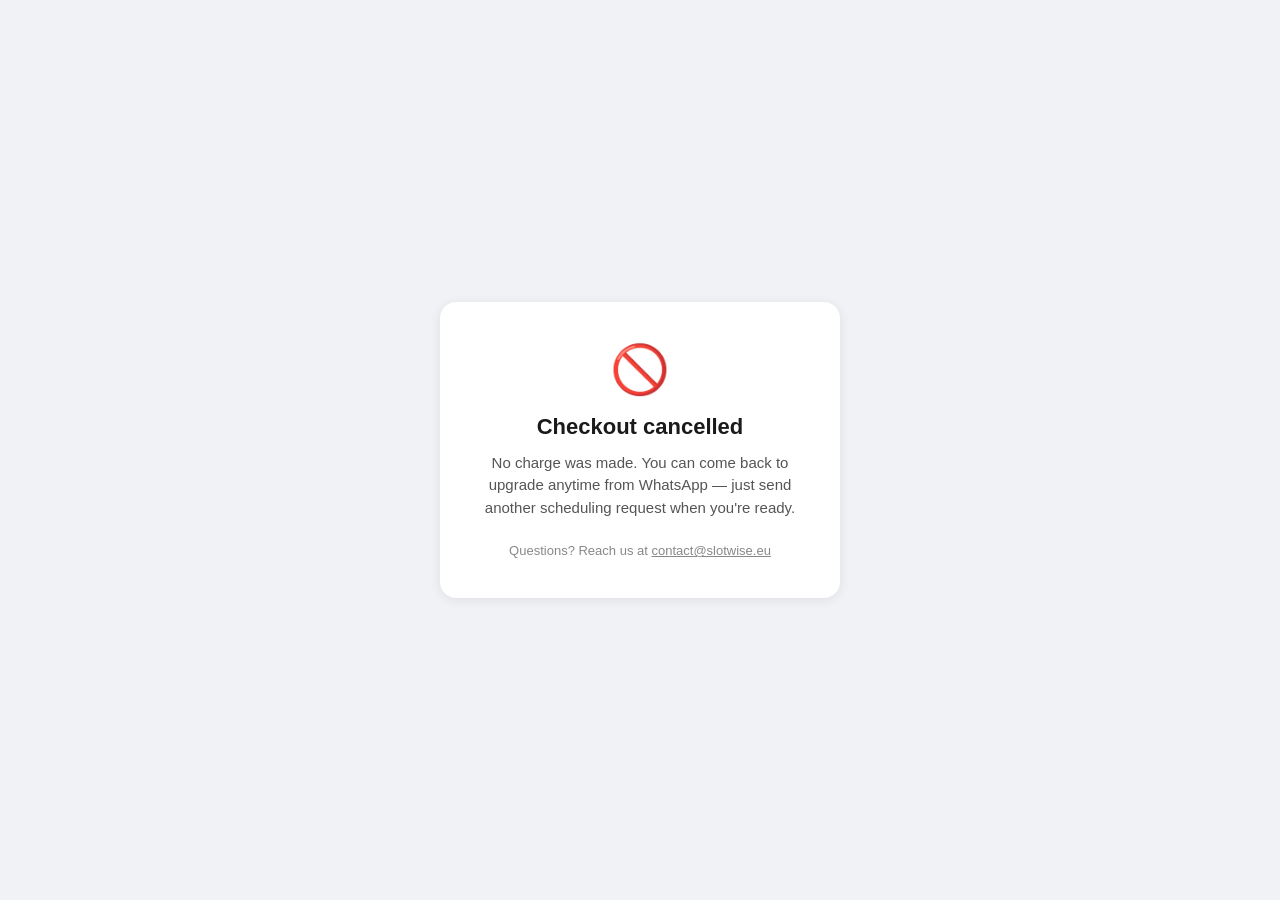
<file: upgrade-cancelled.html>
<!DOCTYPE html>
<html lang="en" data-i18n-title="page.title.upgrade_cancelled">
<head>
  <meta charset="UTF-8">
  <meta name="viewport" content="width=device-width, initial-scale=1.0">
  <title>Slotwise — Checkout cancelled</title>
  <style>
    * { margin: 0; padding: 0; box-sizing: border-box; }
    body {
      font-family: -apple-system, BlinkMacSystemFont, 'Segoe UI', Roboto, sans-serif;
      background: #f0f2f5;
      color: #1a1a1a;
      min-height: 100vh;
      display: flex;
      align-items: center;
      justify-content: center;
      padding: 20px;
    }
    .card {
      background: #fff;
      border-radius: 16px;
      padding: 40px 32px;
      max-width: 400px;
      width: 100%;
      text-align: center;
      box-shadow: 0 2px 12px rgba(0,0,0,0.08);
    }
    .icon { font-size: 48px; margin-bottom: 16px; }
    h1 { font-size: 22px; font-weight: 600; margin-bottom: 12px; color: #1a1a1a; }
    p { font-size: 15px; color: #555; line-height: 1.5; margin-bottom: 24px; }
    .subtext { font-size: 13px; color: #888; margin-top: 8px; }
    .subtext a { color: #888; }
  </style>
</head>
<body>
  <div class="card">
    <div class="icon">🚫</div>
    <h1 data-i18n="upgrade.cancelled.title">Checkout cancelled</h1>
    <p data-i18n="upgrade.cancelled.desc">No charge was made. You can come back to upgrade anytime from WhatsApp — just send another scheduling request when you're ready.</p>
    <div class="subtext" data-i18n="upgrade.cancelled.subtext">Questions? Reach us at <a href="mailto:contact@slotwise.eu">contact@slotwise.eu</a></div>
  </div>
<script src="/js/shared.js"></script>
</body>
</html>
</file>
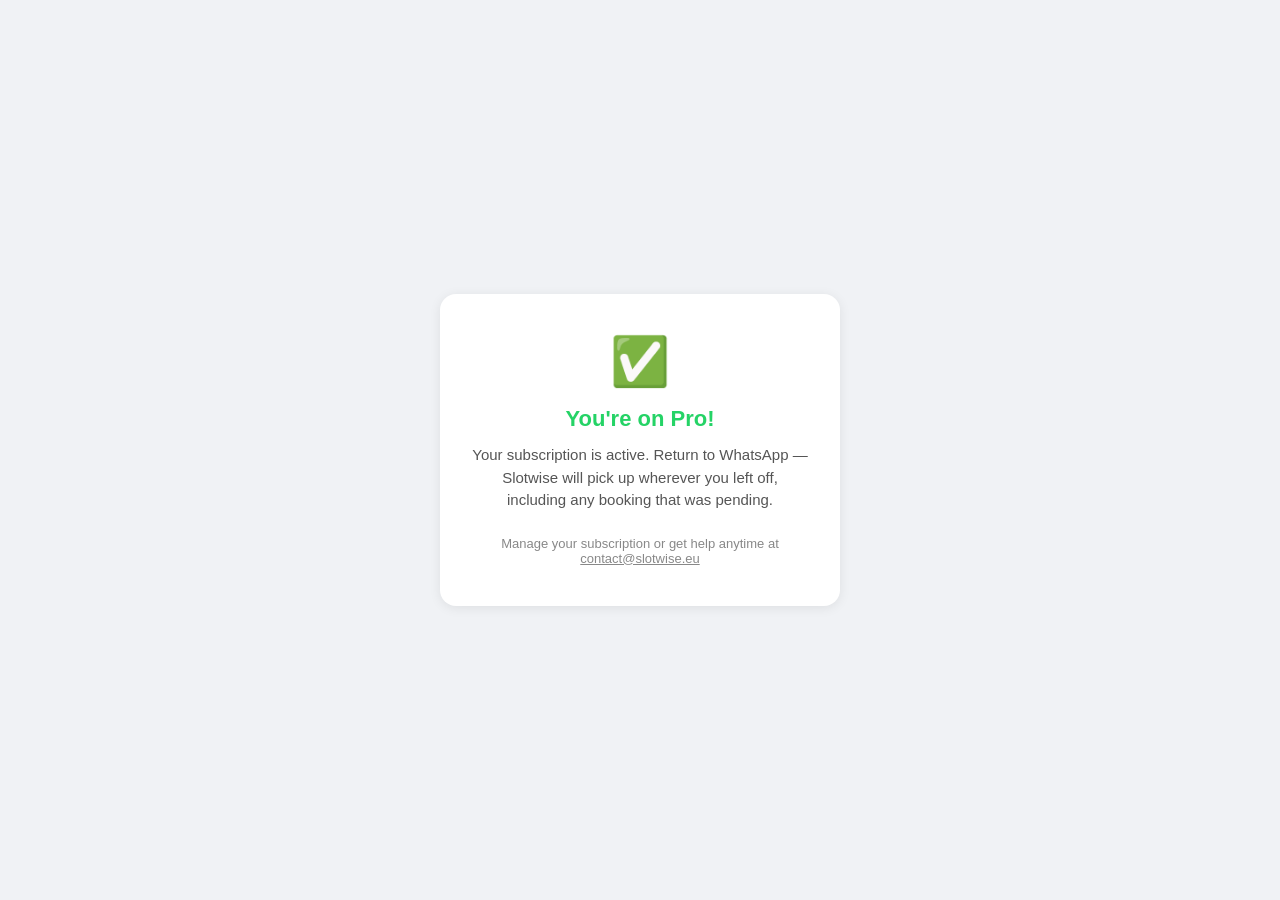
<file: upgrade-success.html>
<!DOCTYPE html>
<html lang="en" data-i18n-title="page.title.upgrade_success">
<head>
  <meta charset="UTF-8">
  <meta name="viewport" content="width=device-width, initial-scale=1.0">
  <title>Slotwise — Upgraded</title>
  <style>
    * { margin: 0; padding: 0; box-sizing: border-box; }
    body {
      font-family: -apple-system, BlinkMacSystemFont, 'Segoe UI', Roboto, sans-serif;
      background: #f0f2f5;
      color: #1a1a1a;
      min-height: 100vh;
      display: flex;
      align-items: center;
      justify-content: center;
      padding: 20px;
    }
    .card {
      background: #fff;
      border-radius: 16px;
      padding: 40px 32px;
      max-width: 400px;
      width: 100%;
      text-align: center;
      box-shadow: 0 2px 12px rgba(0,0,0,0.08);
    }
    .icon { font-size: 48px; margin-bottom: 16px; }
    h1 { font-size: 22px; font-weight: 600; margin-bottom: 12px; color: #25d366; }
    p { font-size: 15px; color: #555; line-height: 1.5; margin-bottom: 24px; }
    .subtext { font-size: 13px; color: #888; margin-top: 8px; }
    .subtext a { color: #888; }
  </style>
</head>
<body>
  <div class="card">
    <div class="icon">✅</div>
    <h1 data-i18n="upgrade.success.title">You're on Pro!</h1>
    <p data-i18n="upgrade.success.desc">Your subscription is active. Return to WhatsApp — Slotwise will pick up wherever you left off, including any booking that was pending.</p>
    <div class="subtext" data-i18n="upgrade.success.subtext">Manage your subscription or get help anytime at <a href="mailto:contact@slotwise.eu">contact@slotwise.eu</a></div>
  </div>
<script src="/js/shared.js"></script>
</body>
</html>
</file>
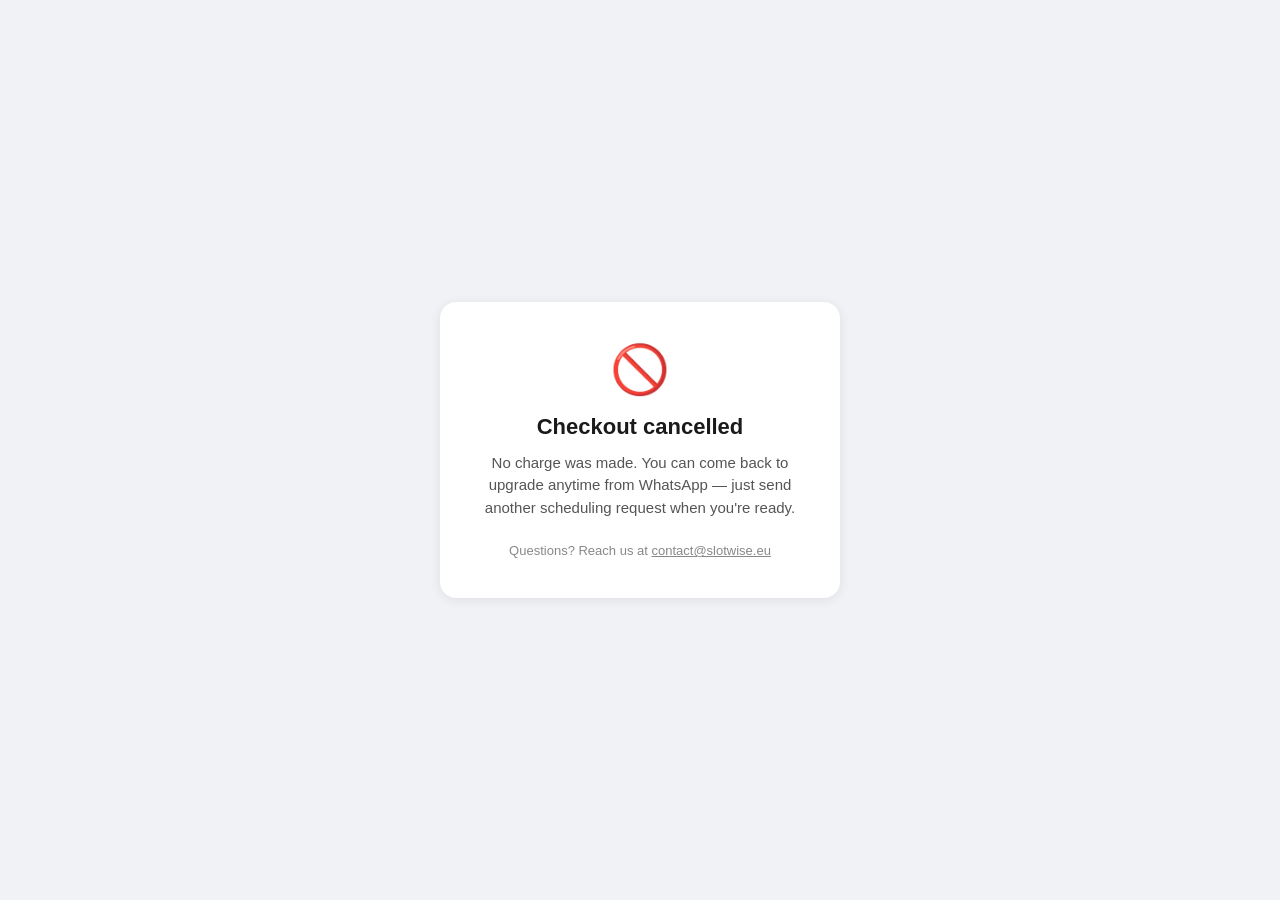
<file: oauth-web/upgrade-cancelled.html>
<!DOCTYPE html>
<html lang="en">
<head>
  <meta charset="UTF-8">
  <meta name="viewport" content="width=device-width, initial-scale=1.0">
  <title>Slotwise — Checkout cancelled</title>
  <style>
    * { margin: 0; padding: 0; box-sizing: border-box; }
    body {
      font-family: -apple-system, BlinkMacSystemFont, 'Segoe UI', Roboto, sans-serif;
      background: #f0f2f5;
      color: #1a1a1a;
      min-height: 100vh;
      display: flex;
      align-items: center;
      justify-content: center;
      padding: 20px;
    }
    .card {
      background: #fff;
      border-radius: 16px;
      padding: 40px 32px;
      max-width: 400px;
      width: 100%;
      text-align: center;
      box-shadow: 0 2px 12px rgba(0,0,0,0.08);
    }
    .icon { font-size: 48px; margin-bottom: 16px; }
    h1 { font-size: 22px; font-weight: 600; margin-bottom: 12px; color: #1a1a1a; }
    p { font-size: 15px; color: #555; line-height: 1.5; margin-bottom: 24px; }
    .subtext { font-size: 13px; color: #888; margin-top: 8px; }
    .subtext a { color: #888; }
  </style>
</head>
<body>
  <div class="card">
    <div class="icon">🚫</div>
    <h1>Checkout cancelled</h1>
    <p>No charge was made. You can come back to upgrade anytime from WhatsApp — just send another scheduling request when you're ready.</p>
    <div class="subtext">Questions? Reach us at <a href="mailto:contact@slotwise.eu">contact@slotwise.eu</a></div>
  </div>
</body>
</html>
</file>
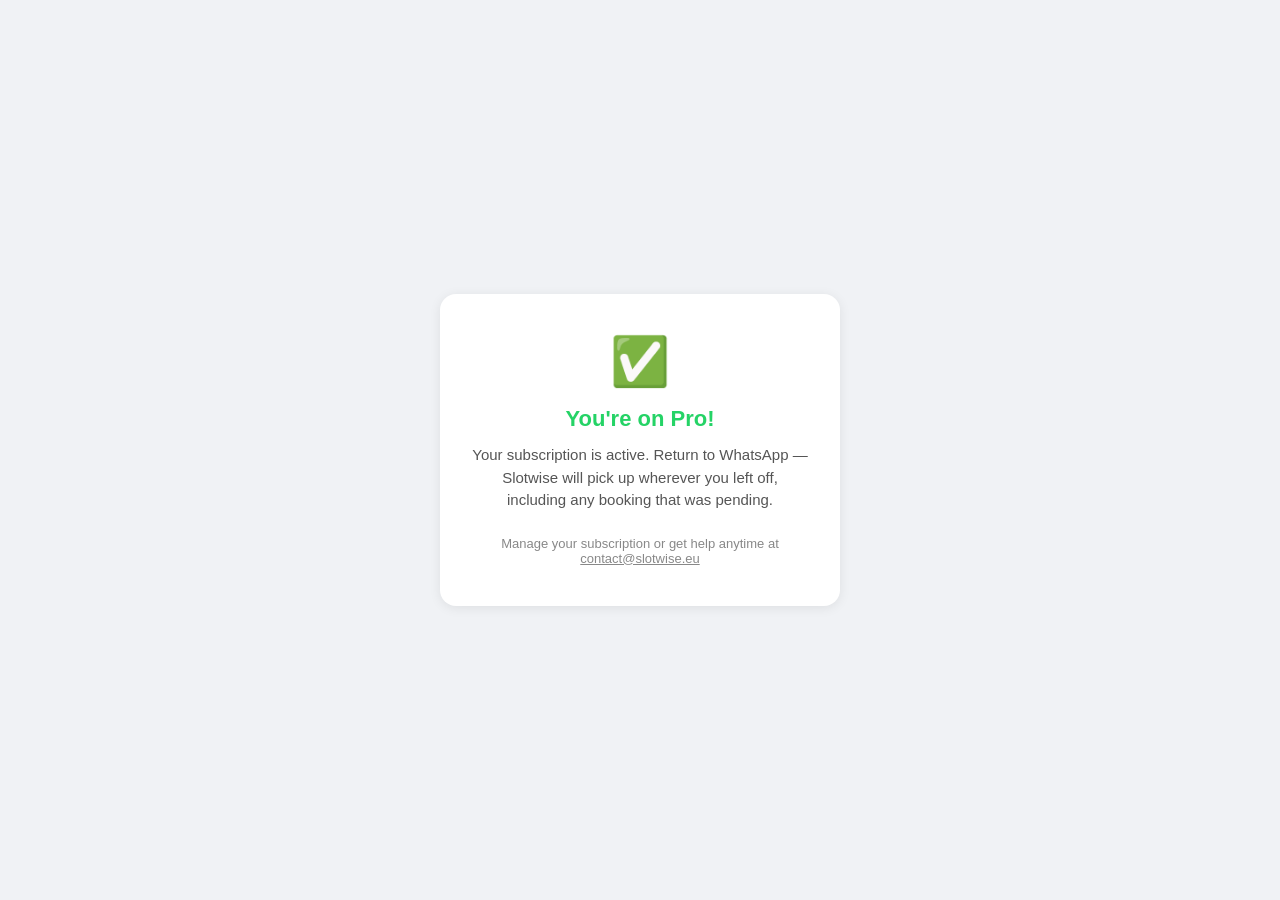
<file: oauth-web/upgrade-success.html>
<!DOCTYPE html>
<html lang="en">
<head>
  <meta charset="UTF-8">
  <meta name="viewport" content="width=device-width, initial-scale=1.0">
  <title>Slotwise — Upgraded</title>
  <style>
    * { margin: 0; padding: 0; box-sizing: border-box; }
    body {
      font-family: -apple-system, BlinkMacSystemFont, 'Segoe UI', Roboto, sans-serif;
      background: #f0f2f5;
      color: #1a1a1a;
      min-height: 100vh;
      display: flex;
      align-items: center;
      justify-content: center;
      padding: 20px;
    }
    .card {
      background: #fff;
      border-radius: 16px;
      padding: 40px 32px;
      max-width: 400px;
      width: 100%;
      text-align: center;
      box-shadow: 0 2px 12px rgba(0,0,0,0.08);
    }
    .icon { font-size: 48px; margin-bottom: 16px; }
    h1 { font-size: 22px; font-weight: 600; margin-bottom: 12px; color: #25d366; }
    p { font-size: 15px; color: #555; line-height: 1.5; margin-bottom: 24px; }
    .subtext { font-size: 13px; color: #888; margin-top: 8px; }
    .subtext a { color: #888; }
  </style>
</head>
<body>
  <div class="card">
    <div class="icon">✅</div>
    <h1>You're on Pro!</h1>
    <p>Your subscription is active. Return to WhatsApp — Slotwise will pick up wherever you left off, including any booking that was pending.</p>
    <div class="subtext">Manage your subscription or get help anytime at <a href="mailto:contact@slotwise.eu">contact@slotwise.eu</a></div>
  </div>
</body>
</html>
</file>
<file: css/shared.css>
/* ── RESET ── */
*, *::before, *::after { margin: 0; padding: 0; box-sizing: border-box; }

/* ── CSS VARIABLES ── */
:root {
  --bg: #FAF7F2;
  --fg: #1A1A1A;
  --accent: #10B981;
  --accent-light: #D1FAE5;
  --accent-hover: #059669;
  --muted: #8A8478;
  --card: #FFFFFF;
  --chat-green: #DCF8C6;
  --chat-white: #FFFFFF;
  --radius: 16px;
  --font-display: 'DM Serif Display', serif;
  --font-body: 'General Sans', -apple-system, sans-serif;
}

/* ── BASE ── */
html { scroll-behavior: smooth; }

body {
  font-family: var(--font-body);
  background: var(--bg);
  color: var(--fg);
  line-height: 1.6;
  overflow-x: hidden;
}

/* ── NAV ── */
nav {
  position: fixed;
  top: 0; left: 0; right: 0;
  z-index: 100;
  padding: 1.25rem 2rem;
  display: flex;
  align-items: center;
  justify-content: space-between;
  background: rgba(250, 247, 242, 0.85);
  backdrop-filter: blur(16px);
  -webkit-backdrop-filter: blur(16px);
  border-bottom: 1px solid rgba(0,0,0,0.04);
}

.logo {
  font-family: var(--font-display);
  font-size: 1.5rem;
  color: var(--fg);
  text-decoration: none;
  letter-spacing: -0.02em;
}

.logo span { color: var(--accent); }
.logo-icon { width: 28px; height: 28px; vertical-align: middle; margin-right: 0.5rem; border-radius: 6px; }

.nav-links {
  display: flex;
  align-items: center;
  gap: 1.5rem;
}

.nav-link {
  font-family: var(--font-body);
  font-size: 0.9rem;
  font-weight: 500;
  color: var(--muted);
  text-decoration: none;
  transition: color 0.2s;
}
.nav-link:hover { color: var(--fg); }

.nav-cta {
  font-family: var(--font-body);
  font-weight: 600;
  font-size: 0.875rem;
  background: var(--accent);
  color: #fff;
  border: none;
  padding: 0.6rem 1.4rem;
  border-radius: 100px;
  cursor: pointer;
  text-decoration: none;
  transition: background 0.2s, transform 0.15s;
}

.nav-cta:hover { background: var(--accent-hover); transform: translateY(-1px); }

/* ── FOOTER ── */
footer {
  text-align: center;
  padding: 2rem;
  font-size: 0.8rem;
  color: var(--muted);
  border-top: 1px solid rgba(0,0,0,0.05);
}

/* ── HAMBURGER ── */
.nav-toggle {
  display: none;
  background: none;
  border: none;
  cursor: pointer;
  padding: 0.25rem;
  z-index: 101;
}

.nav-toggle span {
  display: block;
  width: 22px;
  height: 2px;
  background: var(--fg);
  margin: 5px 0;
  border-radius: 2px;
  transition: transform 0.3s, opacity 0.3s;
}

.nav-toggle.open span:nth-child(1) { transform: translateY(7px) rotate(45deg); }
.nav-toggle.open span:nth-child(2) { opacity: 0; }
.nav-toggle.open span:nth-child(3) { transform: translateY(-7px) rotate(-45deg); }

/* ── H2 BASE ── */
h2 {
  font-family: var(--font-display);
  font-size: clamp(2rem, 4vw, 3rem);
  letter-spacing: -0.02em;
  margin-bottom: 3rem;
  line-height: 1.15;
}

/* ── FORM NOTE ── */
.form-note {
  font-size: 0.8rem;
  color: var(--muted);
  margin-top: 1rem;
  animation: fadeUp 0.6s 0.4s ease both;
}

/* ── WHATSAPP CTA ── */
.wa-cta {
  display: inline-flex;
  align-items: center;
  gap: 0.6rem;
  font-family: var(--font-body);
  font-weight: 600;
  font-size: 1.1rem;
  padding: 1rem 2.2rem;
  background: #25D366;
  color: #fff;
  border: none;
  border-radius: 100px;
  cursor: pointer;
  text-decoration: none;
  transition: background 0.2s, transform 0.15s, box-shadow 0.2s;
  animation: fadeUp 0.6s 0.3s ease both;
  position: relative;
  z-index: 2;
}

.wa-cta:hover {
  background: #1ebe5d;
  transform: translateY(-2px);
  box-shadow: 0 8px 24px rgba(37, 211, 102, 0.3);
}

.wa-cta svg {
  width: 22px;
  height: 22px;
  fill: currentColor;
}

/* ── LANGUAGE PICKER ── */
.lang-picker {
  position: relative;
}

.lang-current {
  background: none;
  border: 1px solid rgba(0,0,0,0.1);
  border-radius: 6px;
  padding: 0.3rem 0.6rem;
  font-family: var(--font-body);
  font-size: 0.8rem;
  font-weight: 600;
  color: var(--muted);
  cursor: pointer;
  display: flex;
  align-items: center;
  gap: 0.3rem;
  transition: color 0.2s, border-color 0.2s;
}

.lang-current:hover {
  color: var(--fg);
  border-color: rgba(0,0,0,0.2);
}

.lang-dropdown {
  display: none;
  position: absolute;
  top: 100%;
  right: 0;
  margin-top: 0.25rem;
  background: var(--card);
  border: 1px solid rgba(0,0,0,0.08);
  border-radius: 8px;
  box-shadow: 0 4px 12px rgba(0,0,0,0.1);
  overflow: hidden;
  z-index: 200;
  min-width: 120px;
}

.lang-dropdown.open {
  display: block;
}

.lang-option {
  display: block;
  padding: 0.5rem 1rem;
  font-size: 0.85rem;
  color: var(--fg);
  text-decoration: none;
  white-space: nowrap;
  font-family: var(--font-body);
}

.lang-option:hover {
  background: var(--accent-light);
}

/* ── RESPONSIVE NAV/HAMBURGER ── */
@media (max-width: 600px) {
  nav { padding: 1rem 1.25rem; }

  .nav-toggle { display: block; }

  .nav-links {
    position: fixed;
    top: 0; right: 0;
    width: 240px;
    height: 100vh;
    background: var(--bg);
    flex-direction: column;
    align-items: flex-start;
    padding: 5rem 2rem 2rem;
    gap: 1.25rem;
    z-index: 101;
    box-shadow: -4px 0 24px rgba(0,0,0,0.08);
    transform: translateX(100%);
    transition: transform 0.3s ease;
  }

  .nav-links.open {
    transform: translateX(0);
  }

  .nav-link { font-size: 1rem; }

  .nav-cta {
    margin-top: 0.5rem;
    width: 100%;
    text-align: center;
  }

  .lang-picker {
    width: 100%;
  }

  .lang-current {
    width: 100%;
    justify-content: center;
    padding: 0.5rem;
    font-size: 0.9rem;
  }

  .lang-dropdown {
    position: static;
    margin-top: 0.5rem;
    box-shadow: none;
    border: 1px solid rgba(0,0,0,0.08);
    width: 100%;
  }

  .nav-overlay {
    display: none;
    position: fixed;
    inset: 0;
    background: rgba(0,0,0,0.3);
    z-index: 99;
  }
  .nav-overlay.open { display: block; }
}
</file>
<file: css/contact.css>
/* ── CONTACT CONTAINER ── */
.contact-container {
  max-width: 600px;
  margin: 0 auto;
  padding: 8rem 2rem 4rem;
}

.contact-container h1 {
  font-family: var(--font-display);
  font-size: 2.5rem;
  margin-bottom: 0.5rem;
}

.contact-container .subtitle {
  color: var(--muted);
  font-size: 1.05rem;
  margin-bottom: 2.5rem;
}

/* ── EMAIL CARD ── */
.contact-email {
  background: var(--card);
  border: 1px solid #e8e4de;
  border-radius: var(--radius);
  padding: 1.5rem;
  margin-bottom: 2.5rem;
  text-align: center;
}

.contact-email p {
  color: var(--muted);
  font-size: 0.9rem;
  margin-bottom: 0.5rem;
}

.contact-email a {
  color: var(--accent);
  font-size: 1.1rem;
  font-weight: 600;
  text-decoration: none;
}
.contact-email a:hover { text-decoration: underline; }

/* ── DIVIDER ── */
.divider {
  display: flex;
  align-items: center;
  gap: 1rem;
  margin-bottom: 2rem;
  color: var(--muted);
  font-size: 0.85rem;
}
.divider::before, .divider::after {
  content: '';
  flex: 1;
  height: 1px;
  background: #e8e4de;
}

/* ── CONTACT FORM ── */
.contact-form {
  display: flex;
  flex-direction: column;
  gap: 1rem;
}

.contact-form label {
  font-size: 0.9rem;
  font-weight: 500;
  color: var(--fg);
}

.contact-form input,
.contact-form textarea {
  width: 100%;
  padding: 0.85rem 1rem;
  border: 1px solid #e0dcd6;
  border-radius: 10px;
  font-family: var(--font-body);
  font-size: 1rem;
  background: var(--card);
  color: var(--fg);
  transition: border-color 0.2s;
  outline: none;
}

.contact-form input:focus,
.contact-form textarea:focus {
  border-color: var(--accent);
}

.contact-form textarea {
  min-height: 140px;
  resize: vertical;
}

.contact-form button {
  align-self: flex-start;
  font-family: var(--font-body);
  font-weight: 600;
  font-size: 1rem;
  background: var(--accent);
  color: #fff;
  border: none;
  padding: 0.85rem 2rem;
  border-radius: 100px;
  cursor: pointer;
  transition: background 0.2s, transform 0.15s;
}
.contact-form button:hover { background: var(--accent-hover); transform: translateY(-1px); }

/* ── SUCCESS MESSAGE ── */
.success-msg {
  display: none;
  background: var(--accent-light);
  color: var(--accent-hover);
  padding: 1rem 1.5rem;
  border-radius: 10px;
  font-weight: 500;
  margin-top: 0.5rem;
}

/* ── FOOTER OVERRIDES ── */
footer {
  font-size: 0.85rem;
  border-top: 1px solid #e8e4de;
  margin-top: 3rem;
}

footer a { color: var(--muted); }

/* ── RESPONSIVE ── */
@media (max-width: 600px) {
  .contact-container { padding: 6rem 1.25rem 3rem; }
  .contact-container h1 { font-size: 2rem; }
}
</file>
<file: css/pricing.css>
/* ── PRICING CONTAINER ── */
.pricing-container {
  max-width: 900px;
  margin: 0 auto;
  padding: 8rem 2rem 4rem;
  text-align: center;
}

.pricing-container h1 {
  font-family: var(--font-display);
  font-size: 2.5rem;
  margin-bottom: 0.5rem;
}

.pricing-subtitle {
  color: var(--muted);
  font-size: 1.1rem;
  margin-bottom: 3rem;
}

/* ── PRICING GRID ── */
.pricing-grid {
  display: grid;
  grid-template-columns: 1fr 1fr;
  gap: 1.5rem;
  text-align: left;
}

.plan {
  background: var(--card);
  border: 2px solid #e8e4de;
  border-radius: var(--radius);
  padding: 2.5rem 2rem;
  display: flex;
  flex-direction: column;
}

.plan.featured {
  border-color: var(--accent);
  box-shadow: 0 8px 32px rgba(16, 185, 129, 0.12);
  position: relative;
}

.plan-badge {
  position: absolute;
  top: -0.75rem;
  left: 50%;
  transform: translateX(-50%);
  background: var(--accent);
  color: #fff;
  font-size: 0.7rem;
  font-weight: 600;
  text-transform: uppercase;
  letter-spacing: 0.05em;
  padding: 0.25rem 1rem;
  border-radius: 100px;
}

.plan-name {
  font-family: var(--font-display);
  font-size: 1.4rem;
  margin-bottom: 0.25rem;
}

.plan-desc {
  color: var(--muted);
  font-size: 0.9rem;
  margin-bottom: 1.5rem;
}

.plan-price {
  font-family: var(--font-display);
  font-size: 3rem;
  line-height: 1;
  margin-bottom: 0.25rem;
}

.plan-price .currency {
  font-size: 1.5rem;
  vertical-align: super;
}

.plan-price .period {
  font-family: var(--font-body);
  font-size: 1rem;
  color: var(--muted);
  font-weight: 400;
}

.plan-features {
  list-style: none;
  margin: 1.5rem 0;
  flex: 1;
}

.plan-features li {
  padding: 0.5rem 0;
  padding-left: 1.6rem;
  position: relative;
  font-size: 0.95rem;
}

.plan-features li::before {
  content: '';
  position: absolute;
  left: 0;
  top: 0.75rem;
  width: 16px;
  height: 16px;
  background: var(--accent-light);
  border-radius: 50%;
}

.plan-features li::after {
  content: '';
  position: absolute;
  left: 4.5px;
  top: 13.5px;
  width: 7px;
  height: 4px;
  border-left: 2px solid var(--accent);
  border-bottom: 2px solid var(--accent);
  transform: rotate(-45deg);
}

.plan-features li.disabled {
  color: var(--muted);
}

.plan-features li.disabled::before {
  background: #f0ece6;
}

.plan-features li.disabled::after {
  border-color: #c4bfb6;
}

.plan-cta {
  display: inline-block;
  text-align: center;
  font-family: var(--font-body);
  font-weight: 600;
  font-size: 1rem;
  padding: 0.85rem 2rem;
  border-radius: 100px;
  cursor: pointer;
  text-decoration: none;
  transition: background 0.2s, transform 0.15s;
  border: none;
  margin-top: 0.5rem;
}

.plan-cta.primary {
  background: var(--accent);
  color: #fff;
}
.plan-cta.primary:hover {
  background: var(--accent-hover);
  transform: translateY(-1px);
}

.plan-cta.secondary {
  background: transparent;
  color: var(--accent);
  border: 2px solid var(--accent);
}
.plan-cta.secondary:hover {
  background: var(--accent-light);
  transform: translateY(-1px);
}

.pricing-note {
  margin-top: 2.5rem;
  color: var(--muted);
  font-size: 0.85rem;
}

/* ── RESPONSIVE ── */
@media (max-width: 600px) {
  .pricing-grid { grid-template-columns: 1fr; }
}
</file>
<file: css/legal.css>
/* ── BODY OVERRIDE ── */
body {
  line-height: 1.8;
}

/* ── LEGAL CONTAINERS ── */
.policy-container,
.terms-container {
  max-width: 780px;
  margin: 0 auto;
  padding: 8rem 2rem 4rem;
}

.policy-container h1,
.terms-container h1 {
  font-family: var(--font-display);
  font-size: 2.5rem;
  margin-bottom: 0.5rem;
  color: var(--fg);
}

.policy-container .last-updated,
.terms-container .last-updated {
  color: var(--muted);
  font-size: 0.9rem;
  margin-bottom: 3rem;
}

.policy-container h2,
.terms-container h2 {
  font-family: var(--font-display);
  font-size: 1.5rem;
  margin-top: 2.5rem;
  margin-bottom: 0.75rem;
  color: var(--fg);
}

.policy-container h3,
.terms-container h3 {
  font-size: 1.05rem;
  font-weight: 600;
  margin-top: 1.5rem;
  margin-bottom: 0.5rem;
}

.policy-container p,
.policy-container li,
.terms-container p,
.terms-container li {
  color: #3a3a3a;
  font-size: 1rem;
  margin-bottom: 0.75rem;
}

.policy-container ul,
.terms-container ul,
.terms-container ol {
  padding-left: 1.5rem;
  margin-bottom: 1rem;
}

.policy-container li,
.terms-container li {
  margin-bottom: 0.4rem;
}

.policy-container a,
.terms-container a {
  color: var(--accent);
  text-decoration: underline;
}

.policy-container strong,
.terms-container strong {
  font-weight: 600;
}

/* ── FOOTER OVERRIDES ── */
footer {
  font-size: 0.85rem;
  border-top: 1px solid #e8e4de;
  margin-top: 3rem;
}

footer a { color: var(--muted); }

/* ── RESPONSIVE ── */
@media (max-width: 600px) {
  .policy-container,
  .terms-container { padding: 6rem 1.25rem 3rem; }

  .policy-container h1,
  .terms-container h1 { font-size: 2rem; }
}
</file>
